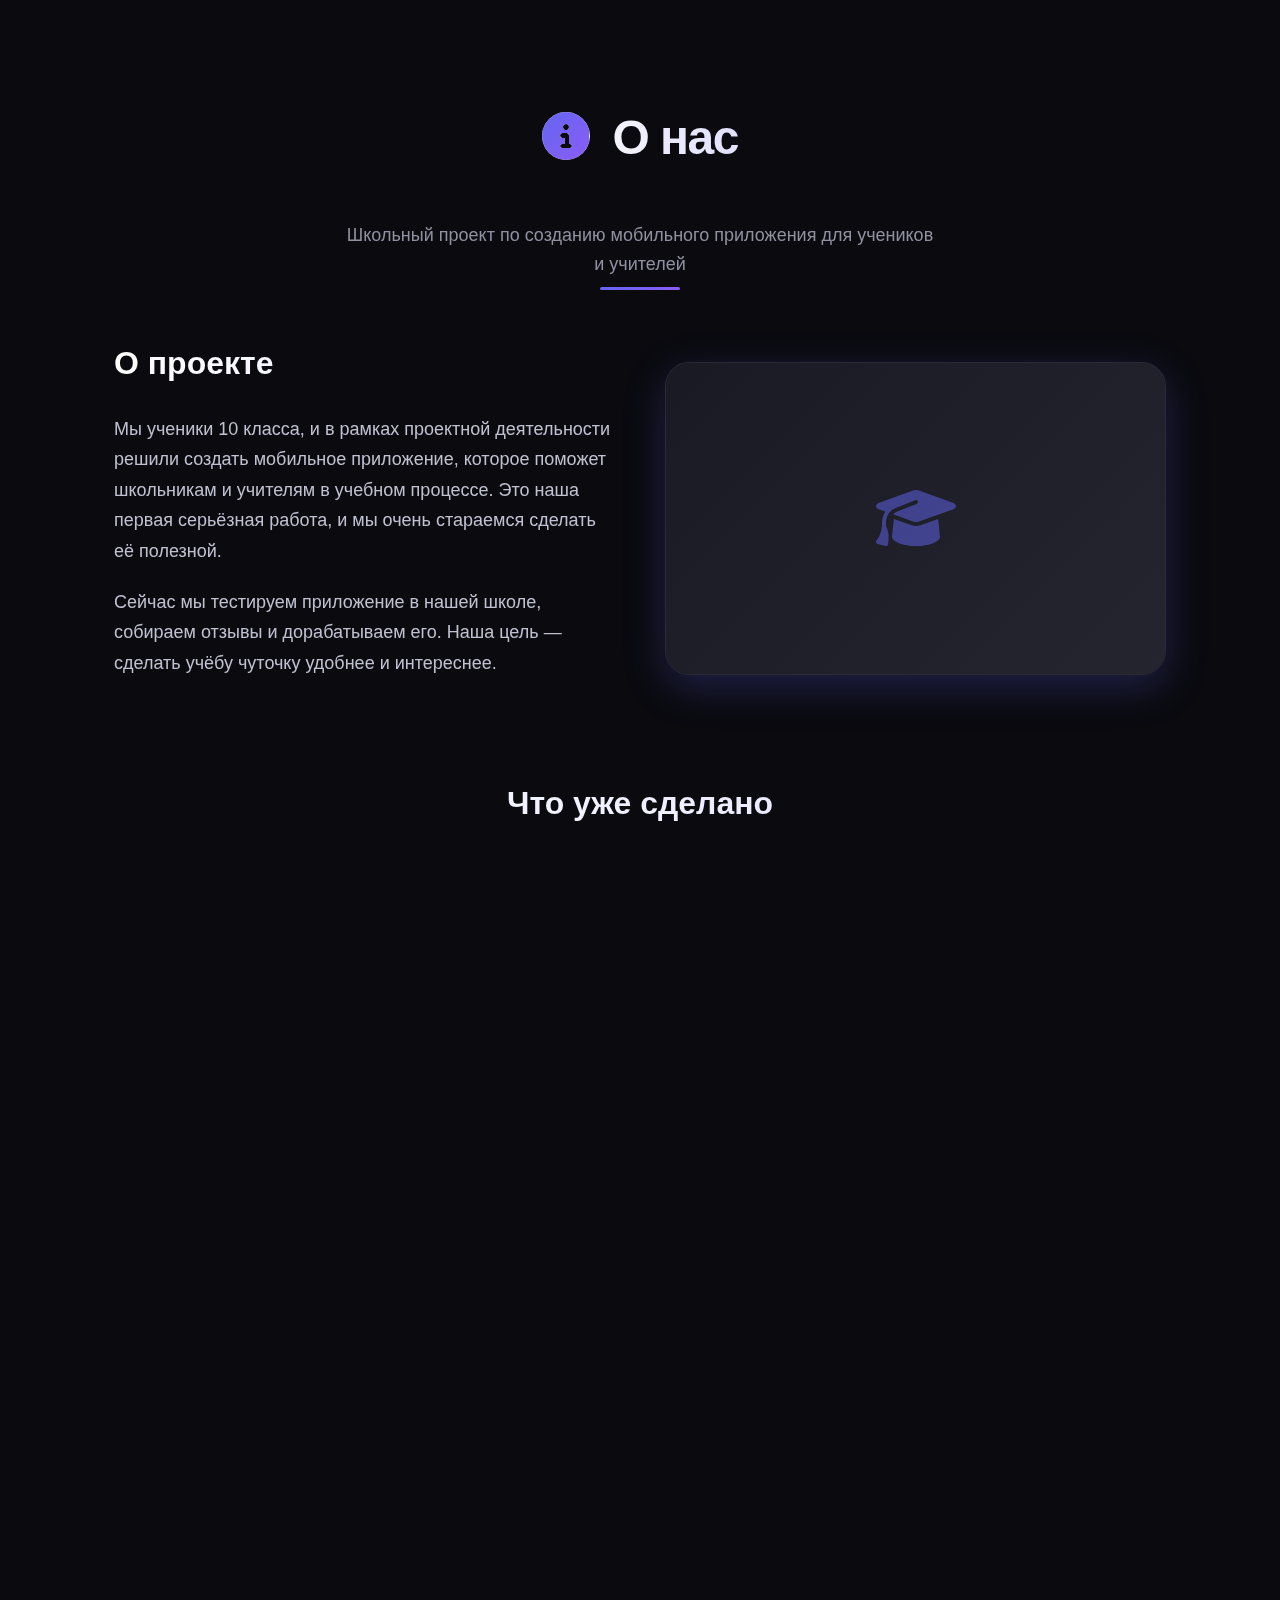
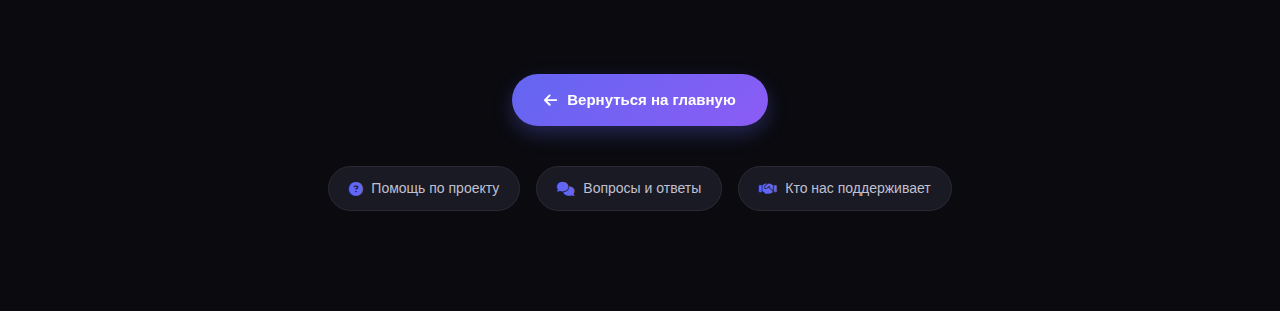
<file: about.html>
<!DOCTYPE html>
<html lang="ru">
<head>
    <meta charset="UTF-8">
    <meta name="viewport" content="width=device-width, initial-scale=1.0">
    <title>О нас | Class Compass</title>
    <link rel="stylesheet" href="https://cdnjs.cloudflare.com/ajax/libs/font-awesome/6.4.0/css/all.min.css">
    <link href="https://unpkg.com/aos@2.3.1/dist/aos.css" rel="stylesheet">
    <style>
        /* Root Variables - Dark Theme (Same as main) */
        :root {
            --bg-primary: #0A0A0F;
            --bg-secondary: #12121A;
            --bg-card: #1A1A24;
            --bg-hover: #252530;
            --text-primary: #FFFFFF;
            --text-secondary: #C0C0D0;
            --text-muted: #9090A0;
            --accent-primary: #6366F1;
            --accent-hover: #8183FF;
            --accent-glow: rgba(99, 102, 241, 0.3);
            --border-color: #2A2A35;
            --gradient-start: #6366F1;
            --gradient-end: #8B5CF6;
            --shadow-sm: 0 4px 20px rgba(0, 0, 0, 0.3);
            --shadow-md: 0 8px 30px rgba(99, 102, 241, 0.15);
            --shadow-lg: 0 12px 40px rgba(99, 102, 241, 0.25);
            --font-sans: -apple-system, BlinkMacSystemFont, 'Segoe UI', 'Inter', 'Roboto', sans-serif;
            --transition: all 0.3s cubic-bezier(0.4, 0, 0.2, 1);
        }

        * {
            margin: 0;
            padding: 0;
            box-sizing: border-box;
        }

        body {
            font-family: var(--font-sans);
            background-color: var(--bg-primary);
            color: var(--text-primary);
            line-height: 1.6;
            overflow-x: hidden;
            min-height: 100vh;
            display: flex;
            flex-direction: column;
        }

        .container {
            max-width: 1100px;
            margin: 0 auto;
            padding: 100px 24px;
            flex: 1;
        }

        /* Header */
        .page-header {
            text-align: center;
            margin-bottom: 60px;
            position: relative;
        }

        .page-header h1 {
            font-size: 48px;
            font-weight: 700;
            margin-bottom: 20px;
            letter-spacing: -1.5px;
            background: linear-gradient(to right, #FFFFFF, #E0E0FF);
            -webkit-background-clip: text;
            -webkit-text-fill-color: transparent;
            display: inline-block;
        }

        .page-header h1 i {
            background: linear-gradient(135deg, var(--gradient-start), var(--gradient-end));
            -webkit-background-clip: text;
            -webkit-text-fill-color: transparent;
            margin-right: 12px;
        }

        .page-header h1::after {
            content: '';
            position: absolute;
            bottom: -12px;
            left: 50%;
            transform: translateX(-50%);
            width: 80px;
            height: 3px;
            background: linear-gradient(135deg, var(--gradient-start), var(--gradient-end));
            border-radius: 2px;
        }

        .page-header p {
            color: var(--text-muted);
            font-size: 18px;
            max-width: 600px;
            margin: 24px auto 0;
        }

        /* About Section */
        .about-section {
            display: grid;
            grid-template-columns: 1fr 1fr;
            gap: 50px;
            margin-bottom: 80px;
            align-items: center;
        }

        .about-text h2 {
            font-size: 32px;
            font-weight: 700;
            margin-bottom: 24px;
            background: linear-gradient(to right, #FFFFFF, #E0E0FF);
            -webkit-background-clip: text;
            -webkit-text-fill-color: transparent;
        }

        .about-text p {
            color: var(--text-secondary);
            font-size: 18px;
            line-height: 1.7;
            margin-bottom: 20px;
        }

        .about-image {
            background: var(--bg-card);
            border-radius: 24px;
            overflow: hidden;
            border: 1px solid var(--border-color);
            box-shadow: var(--shadow-lg);
            transition: var(--transition);
            aspect-ratio: 16/10;
            position: relative;
        }

        .about-image:hover {
            transform: translateY(-5px);
            border-color: var(--accent-primary);
            box-shadow: var(--shadow-lg), 0 20px 40px var(--accent-glow);
        }

        .about-image img {
            width: 100%;
            height: 100%;
            object-fit: cover;
            display: block;
            transition: var(--transition);
        }

        .about-image:hover img {
            transform: scale(1.05);
        }

        .about-image-placeholder {
            width: 100%;
            height: 100%;
            display: flex;
            align-items: center;
            justify-content: center;
            background: linear-gradient(135deg, var(--bg-card), var(--bg-hover));
        }

        .about-image-placeholder i {
            font-size: 64px;
            color: var(--accent-primary);
            opacity: 0.5;
        }

        /* Stats Grid */
        .stats-section {
            margin-bottom: 80px;
        }

        .stats-section h2 {
            text-align: center;
            font-size: 32px;
            font-weight: 700;
            margin-bottom: 40px;
            background: linear-gradient(to right, #FFFFFF, #E0E0FF);
            -webkit-background-clip: text;
            -webkit-text-fill-color: transparent;
        }

        .stats-grid {
            display: grid;
            grid-template-columns: repeat(auto-fit, minmax(200px, 1fr));
            gap: 30px;
        }

        .stat-item {
            background: var(--bg-card);
            border-radius: 24px;
            padding: 32px 24px;
            text-align: center;
            border: 1px solid var(--border-color);
            transition: var(--transition);
            position: relative;
            overflow: hidden;
        }

        .stat-item:hover {
            border-color: var(--accent-primary);
            transform: translateY(-5px);
            box-shadow: var(--shadow-md);
            background: var(--bg-hover);
        }

        .stat-item::before {
            content: '';
            position: absolute;
            top: 0;
            left: 0;
            width: 100%;
            height: 3px;
            background: linear-gradient(135deg, var(--gradient-start), var(--gradient-end));
            transform: scaleX(0);
            transition: var(--transition);
        }

        .stat-item:hover::before {
            transform: scaleX(1);
        }

        .stat-number {
            font-size: 48px;
            font-weight: 800;
            color: var(--accent-primary);
            margin-bottom: 8px;
            font-family: 'Inter', monospace;
            letter-spacing: -1px;
        }

        .stat-label {
            color: var(--text-muted);
            font-size: 15px;
            font-weight: 500;
            text-transform: uppercase;
            letter-spacing: 1px;
        }

        /* Team Section */
        .team-section {
            margin-bottom: 60px;
        }

        .team-section h2 {
            text-align: center;
            font-size: 32px;
            font-weight: 700;
            margin-bottom: 20px;
            background: linear-gradient(to right, #FFFFFF, #E0E0FF);
            -webkit-background-clip: text;
            -webkit-text-fill-color: transparent;
        }

        .team-subtitle {
            text-align: center;
            color: var(--text-muted);
            font-size: 18px;
            max-width: 600px;
            margin: 0 auto 40px;
        }

        .team-grid {
            display: grid;
            grid-template-columns: repeat(auto-fit, minmax(250px, 1fr));
            gap: 30px;
        }

        .team-member {
            background: var(--bg-card);
            border-radius: 24px;
            padding: 32px 24px;
            text-align: center;
            border: 1px solid var(--border-color);
            transition: var(--transition);
        }

        .team-member:hover {
            border-color: var(--accent-primary);
            background: var(--bg-hover);
            transform: translateY(-5px);
            box-shadow: var(--shadow-md);
        }

        .member-avatar {
            width: 120px;
            height: 120px;
            border-radius: 50%;
            background: linear-gradient(135deg, rgba(99, 102, 241, 0.2), rgba(139, 92, 246, 0.2));
            border: 3px solid var(--accent-primary);
            display: flex;
            align-items: center;
            justify-content: center;
            margin: 0 auto 24px;
            transition: var(--transition);
        }

        .team-member:hover .member-avatar {
            transform: scale(1.1);
            border-color: var(--accent-hover);
            background: linear-gradient(135deg, rgba(99, 102, 241, 0.3), rgba(139, 92, 246, 0.3));
        }

        .member-avatar i {
            font-size: 48px;
            color: var(--accent-primary);
            transition: var(--transition);
        }

        .team-member:hover .member-avatar i {
            color: white;
        }

        .team-member h3 {
            font-size: 20px;
            font-weight: 600;
            margin-bottom: 5px;
            color: var(--text-primary);
        }

        .member-position {
            color: var(--accent-primary);
            font-weight: 600;
            font-size: 14px;
            margin-bottom: 12px;
        }

        .member-bio {
            color: var(--text-muted);
            font-size: 14px;
            line-height: 1.6;
        }

        /* Back Button */
        .btn {
            display: inline-flex;
            align-items: center;
            gap: 10px;
            padding: 14px 32px;
            border-radius: 100px;
            font-weight: 600;
            font-size: 15px;
            text-decoration: none;
            transition: var(--transition);
            border: none;
            cursor: pointer;
            position: relative;
            overflow: hidden;
            background: linear-gradient(135deg, var(--gradient-start), var(--gradient-end));
            color: white;
            box-shadow: 0 8px 20px var(--accent-glow);
        }

        .btn::before {
            content: '';
            position: absolute;
            top: 50%;
            left: 50%;
            width: 0;
            height: 0;
            border-radius: 50%;
            background: rgba(255, 255, 255, 0.2);
            transform: translate(-50%, -50%);
            transition: width 0.6s, height 0.6s;
        }

        .btn:hover {
            transform: translateY(-2px);
            box-shadow: 0 12px 30px var(--accent-glow);
        }

        .btn:hover::before {
            width: 300px;
            height: 300px;
        }

        .btn i {
            transition: transform 0.3s ease;
        }

        .btn:hover i {
            transform: translateX(-5px);
        }

        .text-center {
            text-align: center;
        }

        /* Quick Navigation */
        .quick-nav {
            display: flex;
            justify-content: center;
            gap: 16px;
            margin-top: 40px;
            flex-wrap: wrap;
        }

        .quick-link {
            display: inline-flex;
            align-items: center;
            gap: 8px;
            padding: 10px 20px;
            background: var(--bg-card);
            border: 1px solid var(--border-color);
            border-radius: 100px;
            color: var(--text-secondary);
            text-decoration: none;
            font-size: 14px;
            font-weight: 500;
            transition: var(--transition);
        }

        .quick-link:hover {
            border-color: var(--accent-primary);
            background: var(--bg-hover);
            color: var(--text-primary);
            transform: translateY(-2px);
        }

        .quick-link i {
            color: var(--accent-primary);
        }

        /* Responsive */
        @media (max-width: 968px) {
            .container {
                padding: 80px 20px;
            }
            
            .page-header h1 {
                font-size: 40px;
            }
            
            .about-section {
                grid-template-columns: 1fr;
                gap: 30px;
            }
            
            .about-text {
                order: 1;
            }
            
            .about-image {
                order: 0;
            }
        }

        @media (max-width: 568px) {
            .page-header h1 {
                font-size: 32px;
            }
            
            .page-header p {
                font-size: 16px;
            }
            
            .about-text h2 {
                font-size: 28px;
            }
            
            .about-text p {
                font-size: 16px;
            }
            
            .stats-grid {
                grid-template-columns: 1fr;
            }
            
            .team-grid {
                grid-template-columns: 1fr;
            }
        }

        /* Scrollbar */
        ::-webkit-scrollbar {
            width: 10px;
        }

        ::-webkit-scrollbar-track {
            background: var(--bg-primary);
        }

        ::-webkit-scrollbar-thumb {
            background: var(--border-color);
            border-radius: 5px;
        }

        ::-webkit-scrollbar-thumb:hover {
            background: var(--accent-primary);
        }

        /* Selection */
        ::selection {
            background: var(--accent-primary);
            color: white;
        }
    </style>
</head>
<body>
    <div class="container">
        <header class="page-header" data-aos="fade-up">
            <h1><i class="fas fa-info-circle"></i> О нас</h1>
            <p>Школьный проект по созданию мобильного приложения для учеников и учителей</p>
        </header>
        
        <section class="about-section" data-aos="fade-up">
            <div class="about-text">
                <h2>О проекте</h2>
                <p>Мы ученики 10 класса, и в рамках проектной деятельности решили создать мобильное приложение, которое поможет школьникам и учителям в учебном процессе. Это наша первая серьёзная работа, и мы очень стараемся сделать её полезной.</p>
                <p>Сейчас мы тестируем приложение в нашей школе, собираем отзывы и дорабатываем его. Наша цель — сделать учёбу чуточку удобнее и интереснее.</p>
            </div>
            <div class="about-image" data-aos="fade-left">
                <div class="about-image-placeholder">
                    <i class="fas fa-graduation-cap"></i>
                </div>
            </div>
        </section>
        
        <section class="stats-section" data-aos="fade-up">
            <h2>Что уже сделано</h2>
            <div class="stats-grid">
                <div class="stat-item" data-aos="fade-up" data-aos-delay="100">
                    <div class="stat-number">1</div>
                    <div class="stat-label">Школа участвует в тестировании</div>
                </div>
                <div class="stat-item" data-aos="fade-up" data-aos-delay="200">
                    <div class="stat-number">≈30</div>
                    <div class="stat-label">Одноклассников пробуют приложение</div>
                </div>
                <div class="stat-item" data-aos="fade-up" data-aos-delay="300">
                    <div class="stat-number">2</div>
                    <div class="stat-label">Учителя поддерживают проект</div>
                </div>
                <div class="stat-item" data-aos="fade-up" data-aos-delay="400">
                    <div class="stat-number">2025</div>
                    <div class="stat-label">Старт проекта</div>
                </div>
            </div>
        </section>
        
        <section class="team-section" data-aos="fade-up">
            <h2>Над проектом работают</h2>
            
            <div class="team-grid">
                <div class="team-member" data-aos="fade-up" data-aos-delay="100">
                    <div class="member-avatar">
                        <i class="fas fa-user-cog"></i>
                    </div>
                    <h3>Максим Сёмкин</h3>
                    <div class="member-position">Ученик 10В, разработчик</div>
                    <p class="member-bio">Придумал идею приложения и занимается программированием. Мечтает, чтобы проект пригодился не только нашему классу.</p>
                </div>
                
                <div class="team-member" data-aos="fade-up" data-aos-delay="200">
                    <div class="member-avatar">
                        <i class="fas fa-user-tie"></i>
                    </div>
                    <h3>Егор Лугин</h3>
                    <div class="member-position">Ученик 10В, дизайн и контент</div>
                    <p class="member-bio">Отвечает за то, как выглядит приложение, и придумывает учебные материалы. Хочет добавить элементы геймификации, чтобы было веселее учиться.</p>
                </div>
                
                <div class="team-member" data-aos="fade-up" data-aos-delay="300">
                    <div class="member-avatar">
                        <i class="fas fa-user-graduate"></i>
                    </div>
                    <h3>Виктор Сергеевич</h3>
                    <div class="member-position">Научный руководитель</div>
                    <p class="member-bio">Научный руководитель проекта, помогает нам советами, направляет и подсказывает, как сделать проект лучше и интереснее.</p>
                </div>
            </div>
        </section>
        
        <div class="text-center">
            <a href="../index.html" class="btn">
                <i class="fas fa-arrow-left"></i> Вернуться на главную
            </a>
        </div>
        
        <div class="quick-nav">
            <a href="help.html" class="quick-link">
                <i class="fas fa-question-circle"></i> Помощь по проекту
            </a>
            <a href="faq.html" class="quick-link">
                <i class="fas fa-comments"></i> Вопросы и ответы
            </a>
            <a href="partners.html" class="quick-link">
                <i class="fas fa-handshake"></i> Кто нас поддерживает
            </a>
        </div>
    </div>

    <script src="https://unpkg.com/aos@2.3.1/dist/aos.js"></script>
    <script>
        AOS.init({
            duration: 800,
            once: true,
            easing: 'ease-in-out'
        });
    </script>
</body>
</html>
</file>
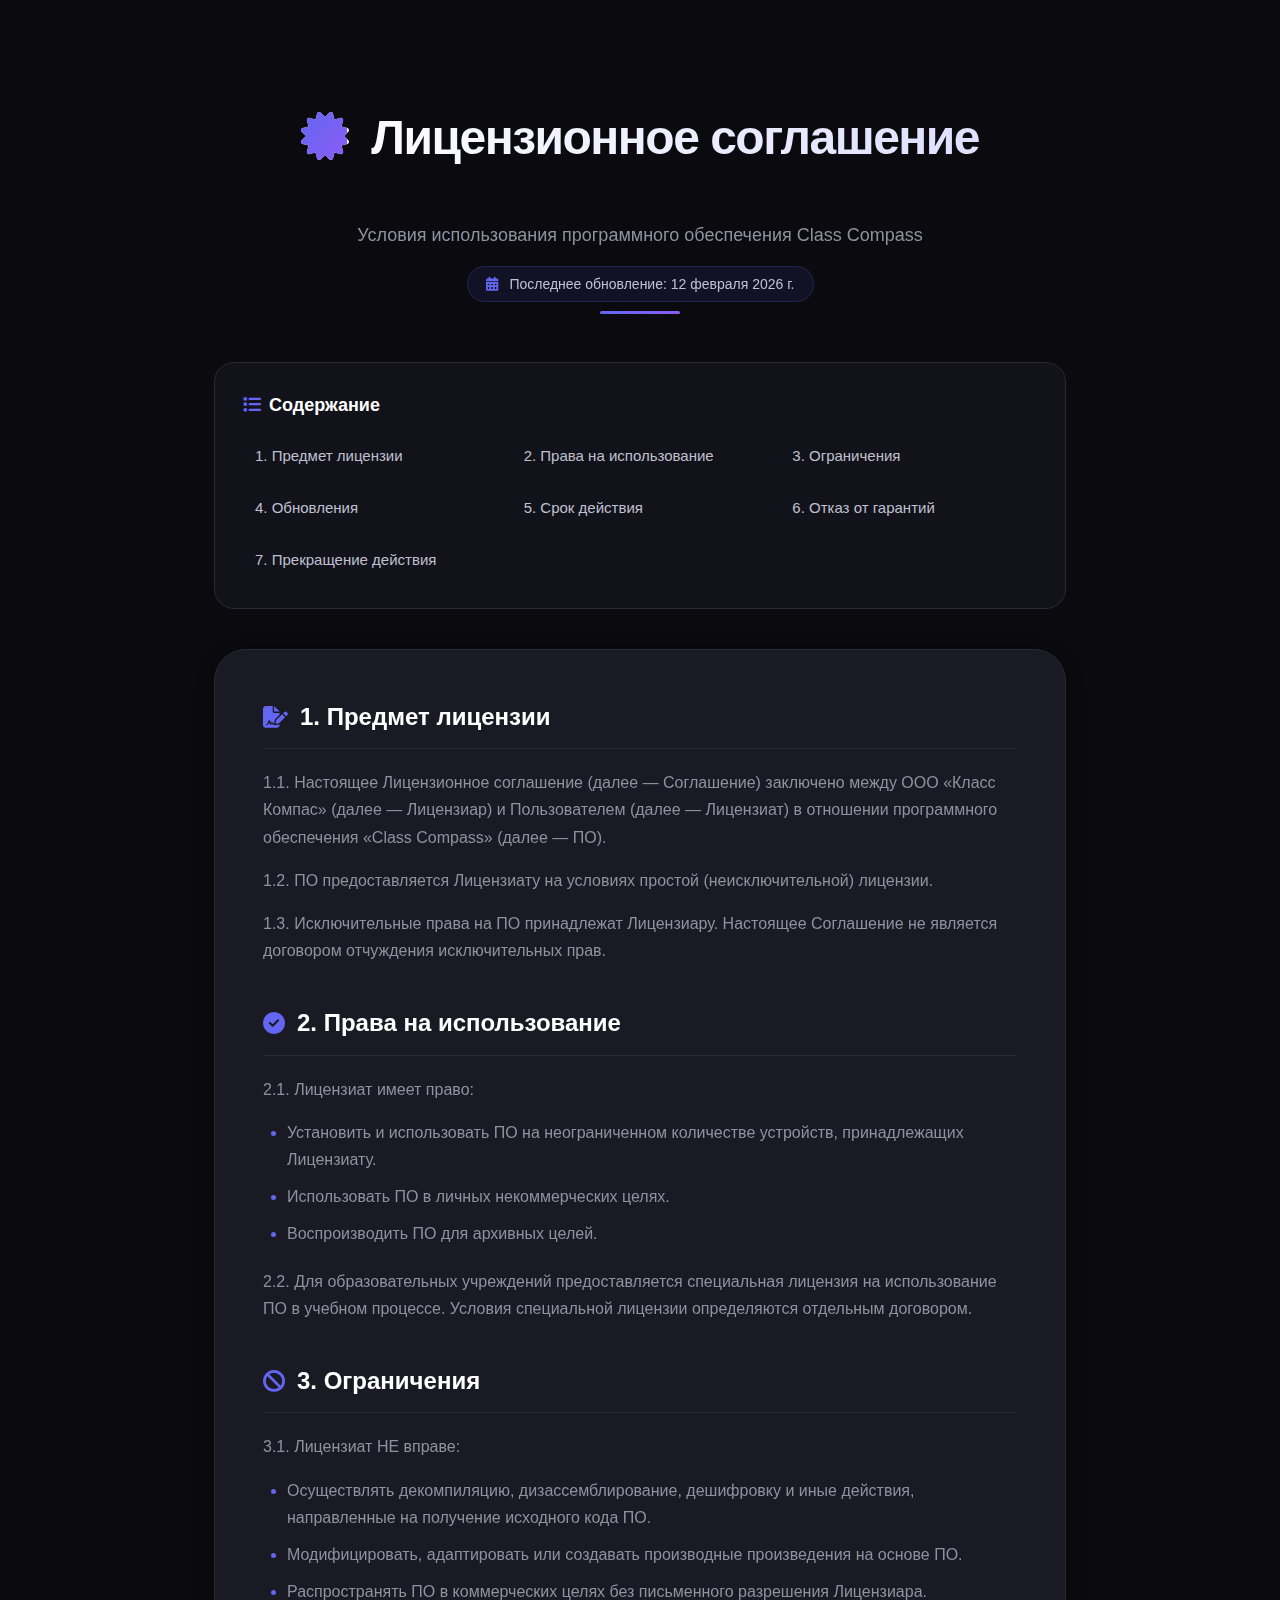
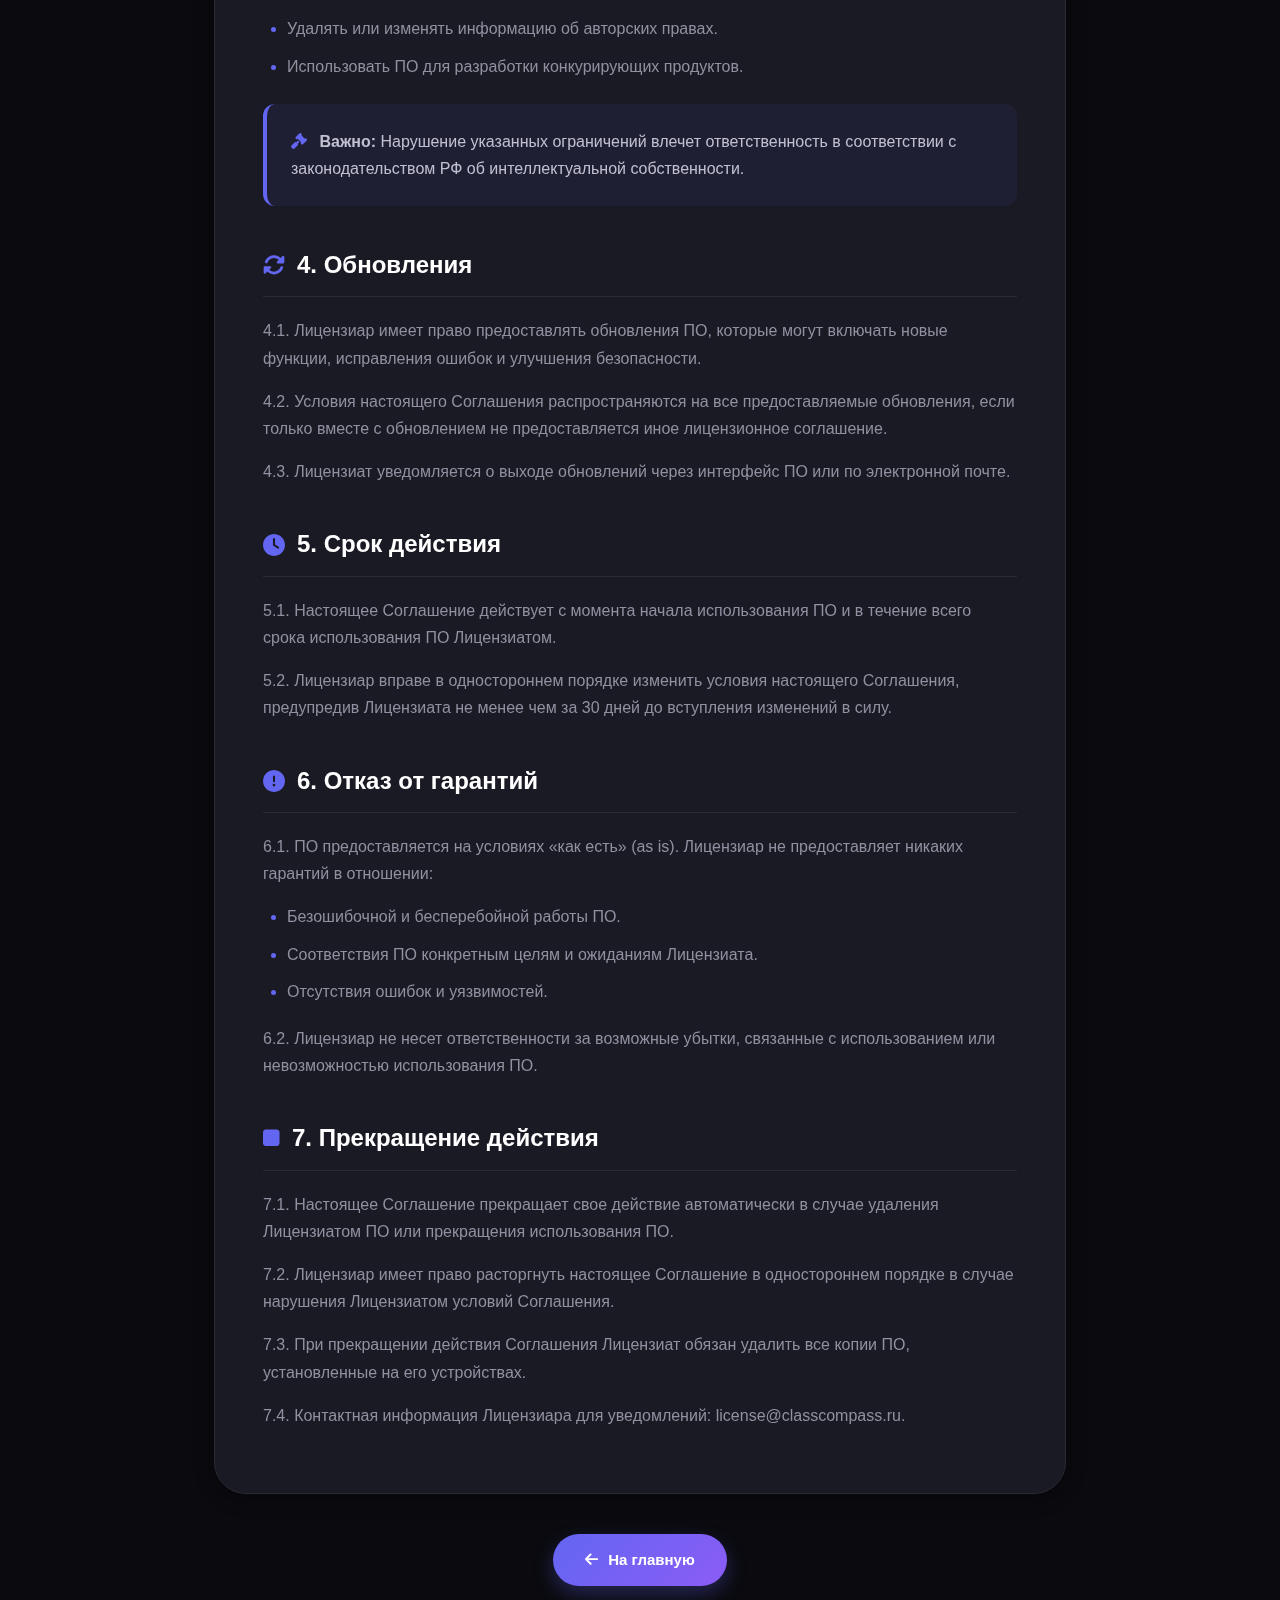
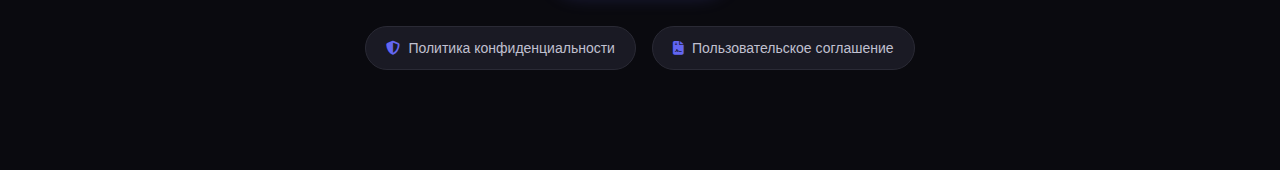
<file: license.html>
<!DOCTYPE html>
<html lang="ru">
<head>
    <meta charset="UTF-8">
    <meta name="viewport" content="width=device-width, initial-scale=1.0">
    <title>Лицензионное соглашение | Class Compass</title>
    <link rel="stylesheet" href="https://cdnjs.cloudflare.com/ajax/libs/font-awesome/6.4.0/css/all.min.css">
    <link href="https://unpkg.com/aos@2.3.1/dist/aos.css" rel="stylesheet">
    <style>
        /* Root Variables - Dark Theme */
        :root {
            --bg-primary: #0A0A0F;
            --bg-secondary: #12121A;
            --bg-card: #1A1A24;
            --bg-hover: #252530;
            --text-primary: #FFFFFF;
            --text-secondary: #C0C0D0;
            --text-muted: #9090A0;
            --accent-primary: #6366F1;
            --accent-hover: #8183FF;
            --accent-glow: rgba(99, 102, 241, 0.3);
            --border-color: #2A2A35;
            --gradient-start: #6366F1;
            --gradient-end: #8B5CF6;
            --shadow-sm: 0 4px 20px rgba(0, 0, 0, 0.3);
            --shadow-md: 0 8px 30px rgba(99, 102, 241, 0.15);
            --shadow-lg: 0 12px 40px rgba(99, 102, 241, 0.25);
            --font-sans: -apple-system, BlinkMacSystemFont, 'Segoe UI', 'Inter', 'Roboto', sans-serif;
            --transition: all 0.3s cubic-bezier(0.4, 0, 0.2, 1);
        }

        * {
            margin: 0;
            padding: 0;
            box-sizing: border-box;
        }

        body {
            font-family: var(--font-sans);
            background-color: var(--bg-primary);
            color: var(--text-primary);
            line-height: 1.6;
            overflow-x: hidden;
            min-height: 100vh;
            display: flex;
            flex-direction: column;
        }

        .container {
            max-width: 900px;
            margin: 0 auto;
            padding: 100px 24px;
            flex: 1;
        }

        /* Header */
        .page-header {
            text-align: center;
            margin-bottom: 60px;
            position: relative;
        }

        .page-header h1 {
            font-size: 48px;
            font-weight: 700;
            margin-bottom: 20px;
            letter-spacing: -1.5px;
            background: linear-gradient(to right, #FFFFFF, #E0E0FF);
            -webkit-background-clip: text;
            -webkit-text-fill-color: transparent;
            display: inline-block;
        }

        .page-header h1 i {
            background: linear-gradient(135deg, var(--gradient-start), var(--gradient-end));
            -webkit-background-clip: text;
            -webkit-text-fill-color: transparent;
            margin-right: 12px;
        }

        .page-header h1::after {
            content: '';
            position: absolute;
            bottom: -12px;
            left: 50%;
            transform: translateX(-50%);
            width: 80px;
            height: 3px;
            background: linear-gradient(135deg, var(--gradient-start), var(--gradient-end));
            border-radius: 2px;
        }

        .page-header p {
            color: var(--text-muted);
            font-size: 18px;
            max-width: 600px;
            margin: 24px auto 0;
        }

        .last-updated {
            display: inline-block;
            margin-top: 16px;
            padding: 6px 18px;
            background: rgba(99, 102, 241, 0.1);
            border-radius: 100px;
            color: var(--text-secondary);
            font-size: 14px;
            border: 1px solid rgba(99, 102, 241, 0.2);
        }

        .last-updated i {
            color: var(--accent-primary);
            margin-right: 8px;
        }

        /* Document Content */
        .document-content {
            background: var(--bg-card);
            border-radius: 32px;
            padding: 48px;
            border: 1px solid var(--border-color);
            margin-bottom: 40px;
            box-shadow: var(--shadow-sm);
        }

        .document-section {
            margin-bottom: 40px;
        }

        .document-section:last-child {
            margin-bottom: 0;
        }

        .document-section h2 {
            font-size: 24px;
            font-weight: 600;
            margin-bottom: 20px;
            color: var(--text-primary);
            display: flex;
            align-items: center;
            gap: 12px;
            padding-bottom: 12px;
            border-bottom: 1px solid var(--border-color);
        }

        .document-section h2 i {
            color: var(--accent-primary);
            font-size: 22px;
        }

        .document-section h3 {
            font-size: 20px;
            font-weight: 600;
            margin: 24px 0 16px;
            color: var(--text-secondary);
        }

        .document-section p {
            color: var(--text-muted);
            font-size: 16px;
            line-height: 1.7;
            margin-bottom: 16px;
        }

        .document-section ul, 
        .document-section ol {
            color: var(--text-muted);
            padding-left: 24px;
            margin-bottom: 20px;
        }

        .document-section li {
            margin-bottom: 10px;
            line-height: 1.7;
        }

        .document-section li::marker {
            color: var(--accent-primary);
        }

        .highlight-box {
            background: rgba(99, 102, 241, 0.08);
            border-left: 4px solid var(--accent-primary);
            padding: 24px;
            border-radius: 12px;
            margin: 24px 0;
        }

        .highlight-box p {
            margin-bottom: 0;
            color: var(--text-secondary);
        }

        .highlight-box i {
            color: var(--accent-primary);
            margin-right: 8px;
        }

        /* Table of Contents */
        .toc {
            background: var(--bg-secondary);
            border-radius: 20px;
            padding: 28px;
            margin-bottom: 40px;
            border: 1px solid var(--border-color);
        }

        .toc h3 {
            font-size: 18px;
            font-weight: 600;
            margin-bottom: 16px;
            color: var(--text-primary);
            display: flex;
            align-items: center;
            gap: 8px;
        }

        .toc h3 i {
            color: var(--accent-primary);
        }

        .toc-grid {
            display: grid;
            grid-template-columns: repeat(auto-fit, minmax(200px, 1fr));
            gap: 12px;
        }

        .toc-link {
            color: var(--text-secondary);
            text-decoration: none;
            font-size: 15px;
            padding: 8px 12px;
            border-radius: 8px;
            transition: var(--transition);
            display: flex;
            align-items: center;
            gap: 8px;
        }

        .toc-link:hover {
            background: var(--bg-hover);
            color: var(--accent-primary);
        }

        .toc-link i {
            font-size: 12px;
            color: var(--accent-primary);
            opacity: 0;
            transition: var(--transition);
        }

        .toc-link:hover i {
            opacity: 1;
            transform: translateX(3px);
        }

        /* Back Button */
        .btn {
            display: inline-flex;
            align-items: center;
            gap: 10px;
            padding: 14px 32px;
            border-radius: 100px;
            font-weight: 600;
            font-size: 15px;
            text-decoration: none;
            transition: var(--transition);
            border: none;
            cursor: pointer;
            position: relative;
            overflow: hidden;
            background: linear-gradient(135deg, var(--gradient-start), var(--gradient-end));
            color: white;
            box-shadow: 0 8px 20px var(--accent-glow);
        }

        .btn::before {
            content: '';
            position: absolute;
            top: 50%;
            left: 50%;
            width: 0;
            height: 0;
            border-radius: 50%;
            background: rgba(255, 255, 255, 0.2);
            transform: translate(-50%, -50%);
            transition: width 0.6s, height 0.6s;
        }

        .btn:hover {
            transform: translateY(-2px);
            box-shadow: 0 12px 30px var(--accent-glow);
        }

        .btn:hover::before {
            width: 300px;
            height: 300px;
        }

        .btn i {
            transition: transform 0.3s ease;
        }

        .btn:hover i {
            transform: translateX(-5px);
        }

        .text-center {
            text-align: center;
        }

        /* Quick Navigation */
        .quick-nav {
            display: flex;
            justify-content: center;
            gap: 16px;
            margin-top: 40px;
            flex-wrap: wrap;
        }

        .quick-link {
            display: inline-flex;
            align-items: center;
            gap: 8px;
            padding: 10px 20px;
            background: var(--bg-card);
            border: 1px solid var(--border-color);
            border-radius: 100px;
            color: var(--text-secondary);
            text-decoration: none;
            font-size: 14px;
            font-weight: 500;
            transition: var(--transition);
        }

        .quick-link:hover {
            border-color: var(--accent-primary);
            background: var(--bg-hover);
            color: var(--text-primary);
            transform: translateY(-2px);
        }

        .quick-link i {
            color: var(--accent-primary);
        }

        /* Responsive */
        @media (max-width: 768px) {
            .container {
                padding: 80px 20px;
            }
            
            .page-header h1 {
                font-size: 36px;
            }
            
            .document-content {
                padding: 32px 24px;
            }
            
            .document-section h2 {
                font-size: 22px;
            }
        }

        @media (max-width: 568px) {
            .page-header h1 {
                font-size: 28px;
            }
            
            .page-header p {
                font-size: 16px;
            }
            
            .document-content {
                padding: 24px 20px;
            }
            
            .toc-grid {
                grid-template-columns: 1fr;
            }
        }

        /* Scrollbar */
        ::-webkit-scrollbar {
            width: 10px;
        }

        ::-webkit-scrollbar-track {
            background: var(--bg-primary);
        }

        ::-webkit-scrollbar-thumb {
            background: var(--border-color);
            border-radius: 5px;
        }

        ::-webkit-scrollbar-thumb:hover {
            background: var(--accent-primary);
        }

        /* Selection */
        ::selection {
            background: var(--accent-primary);
            color: white;
        }
    </style>
</head>
<body>
    <div class="container">
        <header class="page-header" data-aos="fade-up">
            <h1><i class="fas fa-certificate"></i> Лицензионное соглашение</h1>
            <p>Условия использования программного обеспечения Class Compass</p>
            <div class="last-updated">
                <i class="fas fa-calendar-alt"></i> Последнее обновление: 12 февраля 2026 г.
            </div>
        </header>

        <div class="toc" data-aos="fade-up">
            <h3><i class="fas fa-list"></i> Содержание</h3>
            <div class="toc-grid">
                <a href="#section1" class="toc-link">
                    <span>1. Предмет лицензии</span>
                    <i class="fas fa-arrow-right"></i>
                </a>
                <a href="#section2" class="toc-link">
                    <span>2. Права на использование</span>
                    <i class="fas fa-arrow-right"></i>
                </a>
                <a href="#section3" class="toc-link">
                    <span>3. Ограничения</span>
                    <i class="fas fa-arrow-right"></i>
                </a>
                <a href="#section4" class="toc-link">
                    <span>4. Обновления</span>
                    <i class="fas fa-arrow-right"></i>
                </a>
                <a href="#section5" class="toc-link">
                    <span>5. Срок действия</span>
                    <i class="fas fa-arrow-right"></i>
                </a>
                <a href="#section6" class="toc-link">
                    <span>6. Отказ от гарантий</span>
                    <i class="fas fa-arrow-right"></i>
                </a>
                <a href="#section7" class="toc-link">
                    <span>7. Прекращение действия</span>
                    <i class="fas fa-arrow-right"></i>
                </a>
            </div>
        </div>
        
        <div class="document-content" data-aos="fade-up">
            <section id="section1" class="document-section">
                <h2><i class="fas fa-file-signature"></i> 1. Предмет лицензии</h2>
                <p>1.1. Настоящее Лицензионное соглашение (далее — Соглашение) заключено между ООО «Класс Компас» (далее — Лицензиар) и Пользователем (далее — Лицензиат) в отношении программного обеспечения «Class Compass» (далее — ПО).</p>
                <p>1.2. ПО предоставляется Лицензиату на условиях простой (неисключительной) лицензии.</p>
                <p>1.3. Исключительные права на ПО принадлежат Лицензиару. Настоящее Соглашение не является договором отчуждения исключительных прав.</p>
            </section>

            <section id="section2" class="document-section">
                <h2><i class="fas fa-check-circle"></i> 2. Права на использование</h2>
                <p>2.1. Лицензиат имеет право:</p>
                <ul>
                    <li>Установить и использовать ПО на неограниченном количестве устройств, принадлежащих Лицензиату.</li>
                    <li>Использовать ПО в личных некоммерческих целях.</li>
                    <li>Воспроизводить ПО для архивных целей.</li>
                </ul>
                <p>2.2. Для образовательных учреждений предоставляется специальная лицензия на использование ПО в учебном процессе. Условия специальной лицензии определяются отдельным договором.</p>
            </section>

            <section id="section3" class="document-section">
                <h2><i class="fas fa-ban"></i> 3. Ограничения</h2>
                <p>3.1. Лицензиат НЕ вправе:</p>
                <ul>
                    <li>Осуществлять декомпиляцию, дизассемблирование, дешифровку и иные действия, направленные на получение исходного кода ПО.</li>
                    <li>Модифицировать, адаптировать или создавать производные произведения на основе ПО.</li>
                    <li>Распространять ПО в коммерческих целях без письменного разрешения Лицензиара.</li>
                    <li>Удалять или изменять информацию об авторских правах.</li>
                    <li>Использовать ПО для разработки конкурирующих продуктов.</li>
                </ul>
                <div class="highlight-box">
                    <p><i class="fas fa-gavel"></i> <strong>Важно:</strong> Нарушение указанных ограничений влечет ответственность в соответствии с законодательством РФ об интеллектуальной собственности.</p>
                </div>
            </section>

            <section id="section4" class="document-section">
                <h2><i class="fas fa-rotate"></i> 4. Обновления</h2>
                <p>4.1. Лицензиар имеет право предоставлять обновления ПО, которые могут включать новые функции, исправления ошибок и улучшения безопасности.</p>
                <p>4.2. Условия настоящего Соглашения распространяются на все предоставляемые обновления, если только вместе с обновлением не предоставляется иное лицензионное соглашение.</p>
                <p>4.3. Лицензиат уведомляется о выходе обновлений через интерфейс ПО или по электронной почте.</p>
            </section>

            <section id="section5" class="document-section">
                <h2><i class="fas fa-clock"></i> 5. Срок действия</h2>
                <p>5.1. Настоящее Соглашение действует с момента начала использования ПО и в течение всего срока использования ПО Лицензиатом.</p>
                <p>5.2. Лицензиар вправе в одностороннем порядке изменить условия настоящего Соглашения, предупредив Лицензиата не менее чем за 30 дней до вступления изменений в силу.</p>
            </section>

            <section id="section6" class="document-section">
                <h2><i class="fas fa-exclamation-circle"></i> 6. Отказ от гарантий</h2>
                <p>6.1. ПО предоставляется на условиях «как есть» (as is). Лицензиар не предоставляет никаких гарантий в отношении:</p>
                <ul>
                    <li>Безошибочной и бесперебойной работы ПО.</li>
                    <li>Соответствия ПО конкретным целям и ожиданиям Лицензиата.</li>
                    <li>Отсутствия ошибок и уязвимостей.</li>
                </ul>
                <p>6.2. Лицензиар не несет ответственности за возможные убытки, связанные с использованием или невозможностью использования ПО.</p>
            </section>

            <section id="section7" class="document-section">
                <h2><i class="fas fa-stop"></i> 7. Прекращение действия</h2>
                <p>7.1. Настоящее Соглашение прекращает свое действие автоматически в случае удаления Лицензиатом ПО или прекращения использования ПО.</p>
                <p>7.2. Лицензиар имеет право расторгнуть настоящее Соглашение в одностороннем порядке в случае нарушения Лицензиатом условий Соглашения.</p>
                <p>7.3. При прекращении действия Соглашения Лицензиат обязан удалить все копии ПО, установленные на его устройствах.</p>
                <p>7.4. Контактная информация Лицензиара для уведомлений: license@classcompass.ru.</p>
            </section>
        </div>
        
        <div class="text-center">
            <a href="../index.html" class="btn">
                <i class="fas fa-arrow-left"></i> На главную
            </a>
        </div>
        
        <div class="quick-nav">
            <a href="privacy.html" class="quick-link">
                <i class="fas fa-shield-alt"></i> Политика конфиденциальности
            </a>
            <a href="terms.html" class="quick-link">
                <i class="fas fa-file-contract"></i> Пользовательское соглашение
            </a>
        </div>
    </div>

    <script src="https://unpkg.com/aos@2.3.1/dist/aos.js"></script>
    <script>
        AOS.init({
            duration: 800,
            once: true,
            easing: 'ease-in-out'
        });

        // Smooth scroll for TOC links
        document.querySelectorAll('.toc-link').forEach(link => {
            link.addEventListener('click', function(e) {
                e.preventDefault();
                const targetId = this.getAttribute('href');
                const targetElement = document.querySelector(targetId);
                if (targetElement) {
                    targetElement.scrollIntoView({
                        behavior: 'smooth',
                        block: 'start'
                    });
                }
            });
        });
    </script>
</body>
</html>
</file>
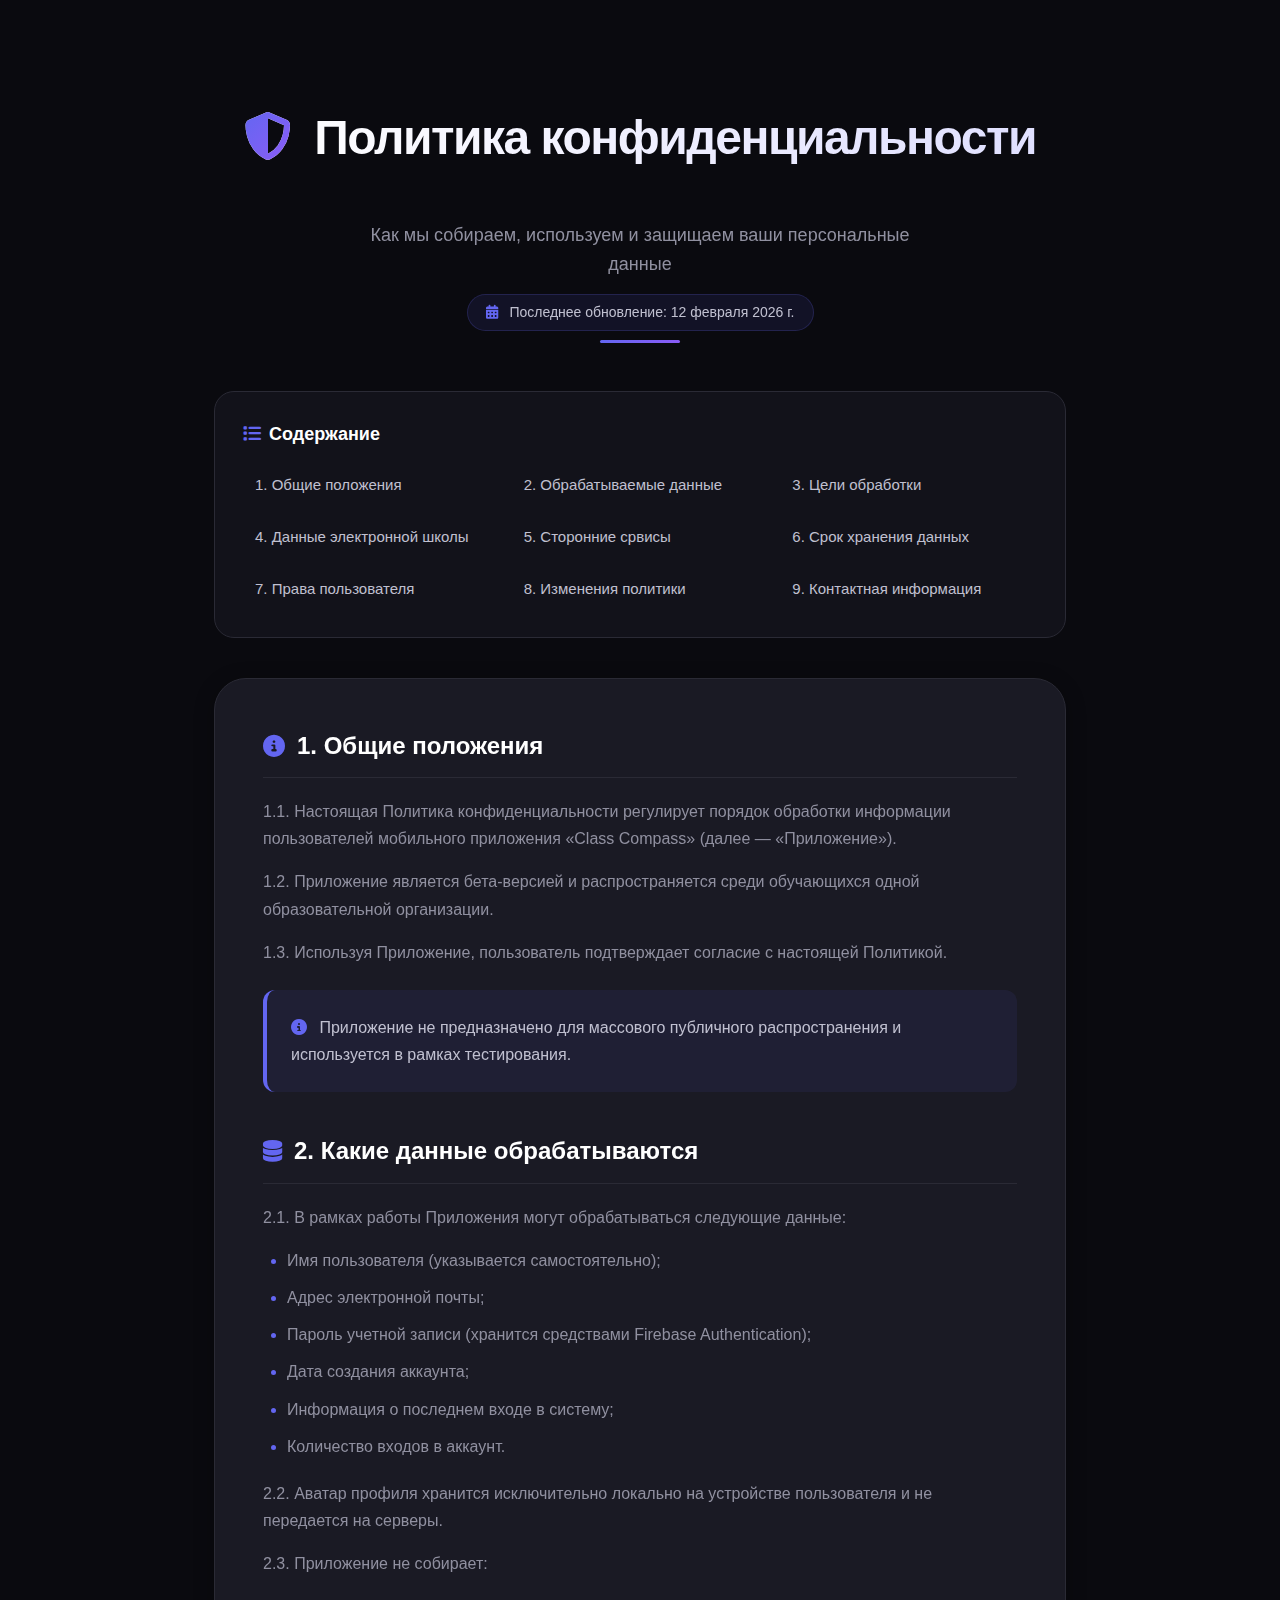
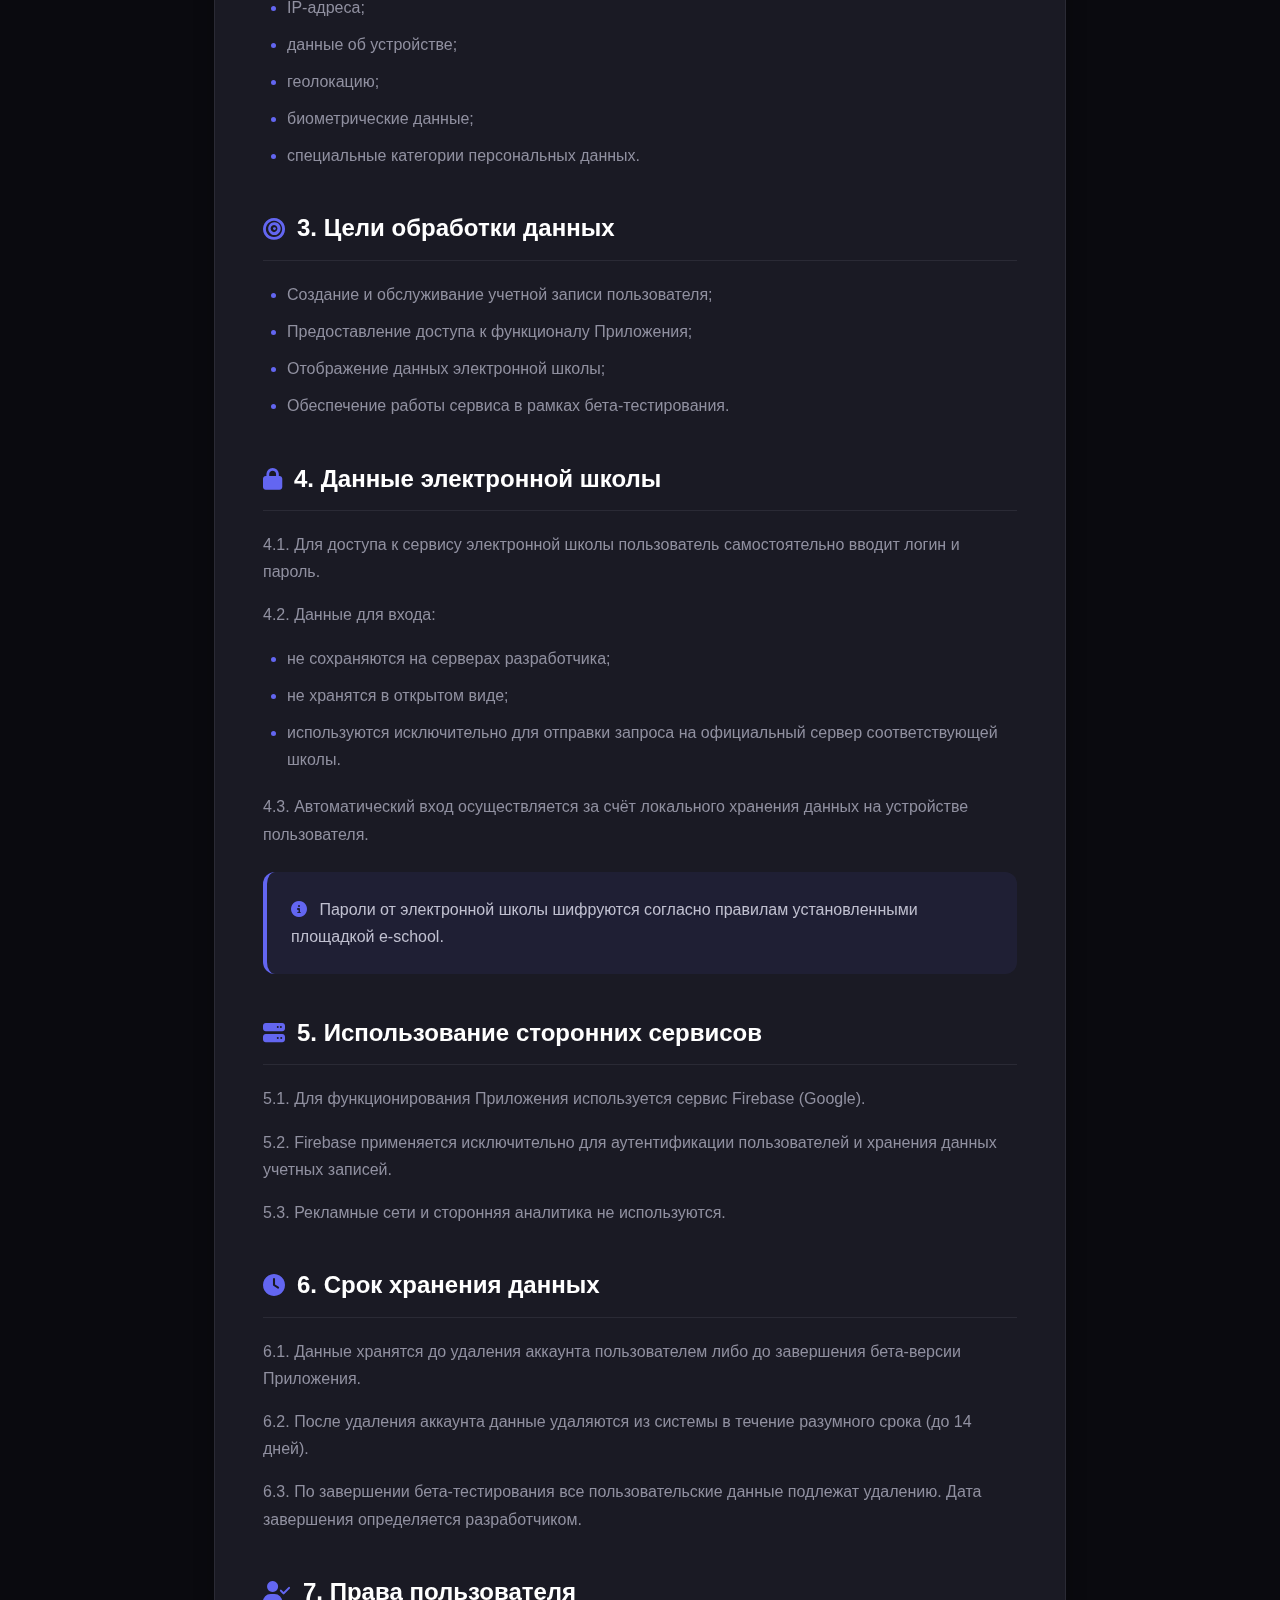
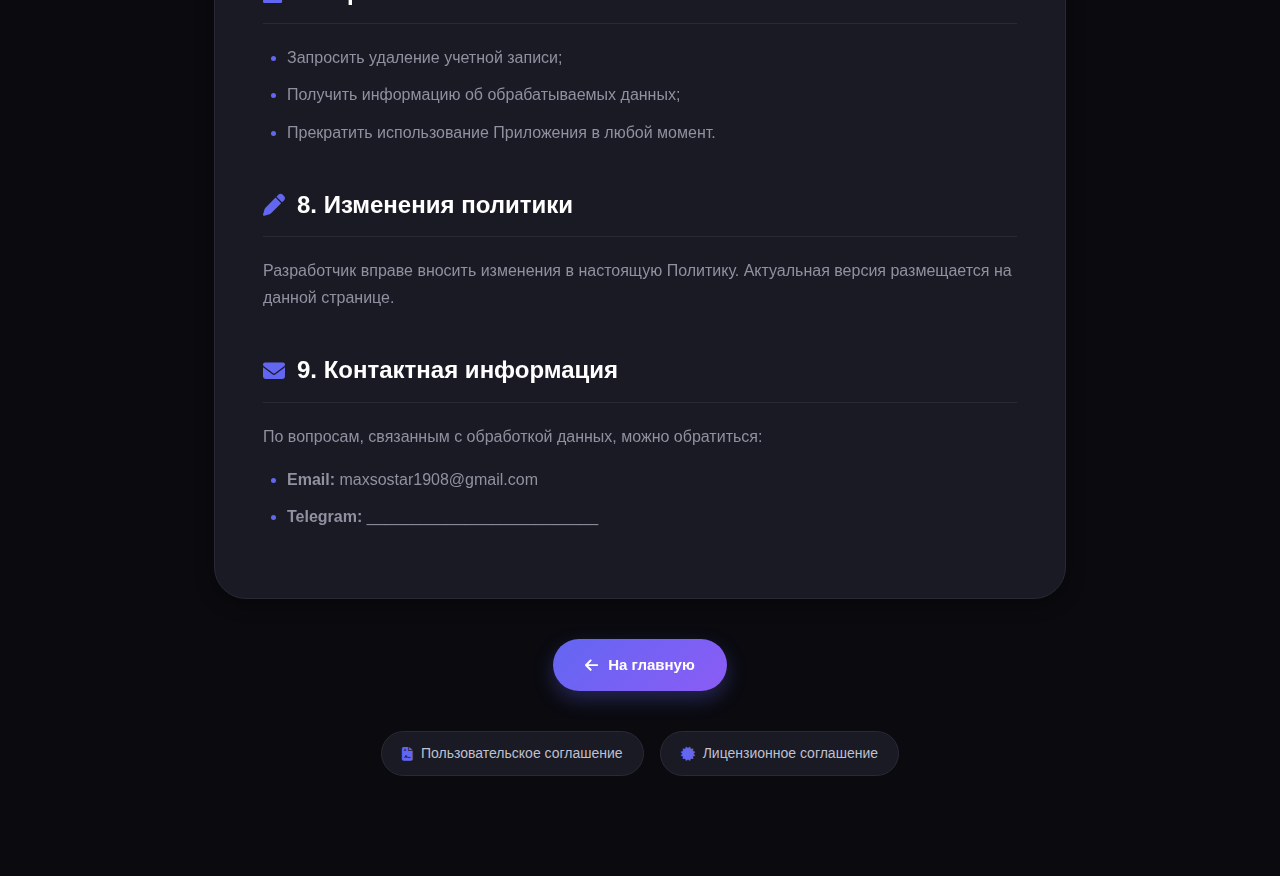
<file: privacy.html>
<!DOCTYPE html>
<html lang="ru">
<head>
    <meta charset="UTF-8">
    <meta name="viewport" content="width=device-width, initial-scale=1.0">
    <title>Политика конфиденциальности | Class Compass</title>
    <link rel="stylesheet" href="https://cdnjs.cloudflare.com/ajax/libs/font-awesome/6.4.0/css/all.min.css">
    <link href="https://unpkg.com/aos@2.3.1/dist/aos.css" rel="stylesheet">
    <style>
        /* Root Variables - Dark Theme */
        :root {
            --bg-primary: #0A0A0F;
            --bg-secondary: #12121A;
            --bg-card: #1A1A24;
            --bg-hover: #252530;
            --text-primary: #FFFFFF;
            --text-secondary: #C0C0D0;
            --text-muted: #9090A0;
            --accent-primary: #6366F1;
            --accent-hover: #8183FF;
            --accent-glow: rgba(99, 102, 241, 0.3);
            --border-color: #2A2A35;
            --gradient-start: #6366F1;
            --gradient-end: #8B5CF6;
            --shadow-sm: 0 4px 20px rgba(0, 0, 0, 0.3);
            --shadow-md: 0 8px 30px rgba(99, 102, 241, 0.15);
            --shadow-lg: 0 12px 40px rgba(99, 102, 241, 0.25);
            --font-sans: -apple-system, BlinkMacSystemFont, 'Segoe UI', 'Inter', 'Roboto', sans-serif;
            --transition: all 0.3s cubic-bezier(0.4, 0, 0.2, 1);
        }

        * {
            margin: 0;
            padding: 0;
            box-sizing: border-box;
        }

        body {
            font-family: var(--font-sans);
            background-color: var(--bg-primary);
            color: var(--text-primary);
            line-height: 1.6;
            overflow-x: hidden;
            min-height: 100vh;
            display: flex;
            flex-direction: column;
        }

        .container {
            max-width: 900px;
            margin: 0 auto;
            padding: 100px 24px;
            flex: 1;
        }

        /* Header */
        .page-header {
            text-align: center;
            margin-bottom: 60px;
            position: relative;
        }

        .page-header h1 {
            font-size: 48px;
            font-weight: 700;
            margin-bottom: 20px;
            letter-spacing: -1.5px;
            background: linear-gradient(to right, #FFFFFF, #E0E0FF);
            -webkit-background-clip: text;
            -webkit-text-fill-color: transparent;
            display: inline-block;
        }

        .page-header h1 i {
            background: linear-gradient(135deg, var(--gradient-start), var(--gradient-end));
            -webkit-background-clip: text;
            -webkit-text-fill-color: transparent;
            margin-right: 12px;
        }

        .page-header h1::after {
            content: '';
            position: absolute;
            bottom: -12px;
            left: 50%;
            transform: translateX(-50%);
            width: 80px;
            height: 3px;
            background: linear-gradient(135deg, var(--gradient-start), var(--gradient-end));
            border-radius: 2px;
        }

        .page-header p {
            color: var(--text-muted);
            font-size: 18px;
            max-width: 600px;
            margin: 24px auto 0;
        }

        .last-updated {
            display: inline-block;
            margin-top: 16px;
            padding: 6px 18px;
            background: rgba(99, 102, 241, 0.1);
            border-radius: 100px;
            color: var(--text-secondary);
            font-size: 14px;
            border: 1px solid rgba(99, 102, 241, 0.2);
        }

        .last-updated i {
            color: var(--accent-primary);
            margin-right: 8px;
        }

        /* Document Content */
        .document-content {
            background: var(--bg-card);
            border-radius: 32px;
            padding: 48px;
            border: 1px solid var(--border-color);
            margin-bottom: 40px;
            box-shadow: var(--shadow-sm);
        }

        .document-section {
            margin-bottom: 40px;
        }

        .document-section:last-child {
            margin-bottom: 0;
        }

        .document-section h2 {
            font-size: 24px;
            font-weight: 600;
            margin-bottom: 20px;
            color: var(--text-primary);
            display: flex;
            align-items: center;
            gap: 12px;
            padding-bottom: 12px;
            border-bottom: 1px solid var(--border-color);
        }

        .document-section h2 i {
            color: var(--accent-primary);
            font-size: 22px;
        }

        .document-section h3 {
            font-size: 20px;
            font-weight: 600;
            margin: 24px 0 16px;
            color: var(--text-secondary);
        }

        .document-section p {
            color: var(--text-muted);
            font-size: 16px;
            line-height: 1.7;
            margin-bottom: 16px;
        }

        .document-section ul, 
        .document-section ol {
            color: var(--text-muted);
            padding-left: 24px;
            margin-bottom: 20px;
        }

        .document-section li {
            margin-bottom: 10px;
            line-height: 1.7;
        }

        .document-section li::marker {
            color: var(--accent-primary);
        }

        .highlight-box {
            background: rgba(99, 102, 241, 0.08);
            border-left: 4px solid var(--accent-primary);
            padding: 24px;
            border-radius: 12px;
            margin: 24px 0;
        }

        .highlight-box p {
            margin-bottom: 0;
            color: var(--text-secondary);
        }

        .highlight-box i {
            color: var(--accent-primary);
            margin-right: 8px;
        }

        /* Table of Contents */
        .toc {
            background: var(--bg-secondary);
            border-radius: 20px;
            padding: 28px;
            margin-bottom: 40px;
            border: 1px solid var(--border-color);
        }

        .toc h3 {
            font-size: 18px;
            font-weight: 600;
            margin-bottom: 16px;
            color: var(--text-primary);
            display: flex;
            align-items: center;
            gap: 8px;
        }

        .toc h3 i {
            color: var(--accent-primary);
        }

        .toc-grid {
            display: grid;
            grid-template-columns: repeat(auto-fit, minmax(200px, 1fr));
            gap: 12px;
        }

        .toc-link {
            color: var(--text-secondary);
            text-decoration: none;
            font-size: 15px;
            padding: 8px 12px;
            border-radius: 8px;
            transition: var(--transition);
            display: flex;
            align-items: center;
            gap: 8px;
        }

        .toc-link:hover {
            background: var(--bg-hover);
            color: var(--accent-primary);
        }

        .toc-link i {
            font-size: 12px;
            color: var(--accent-primary);
            opacity: 0;
            transition: var(--transition);
        }

        .toc-link:hover i {
            opacity: 1;
            transform: translateX(3px);
        }

        /* Back Button */
        .btn {
            display: inline-flex;
            align-items: center;
            gap: 10px;
            padding: 14px 32px;
            border-radius: 100px;
            font-weight: 600;
            font-size: 15px;
            text-decoration: none;
            transition: var(--transition);
            border: none;
            cursor: pointer;
            position: relative;
            overflow: hidden;
            background: linear-gradient(135deg, var(--gradient-start), var(--gradient-end));
            color: white;
            box-shadow: 0 8px 20px var(--accent-glow);
        }

        .btn::before {
            content: '';
            position: absolute;
            top: 50%;
            left: 50%;
            width: 0;
            height: 0;
            border-radius: 50%;
            background: rgba(255, 255, 255, 0.2);
            transform: translate(-50%, -50%);
            transition: width 0.6s, height 0.6s;
        }

        .btn:hover {
            transform: translateY(-2px);
            box-shadow: 0 12px 30px var(--accent-glow);
        }

        .btn:hover::before {
            width: 300px;
            height: 300px;
        }

        .btn i {
            transition: transform 0.3s ease;
        }

        .btn:hover i {
            transform: translateX(-5px);
        }

        .text-center {
            text-align: center;
        }

        /* Quick Navigation */
        .quick-nav {
            display: flex;
            justify-content: center;
            gap: 16px;
            margin-top: 40px;
            flex-wrap: wrap;
        }

        .quick-link {
            display: inline-flex;
            align-items: center;
            gap: 8px;
            padding: 10px 20px;
            background: var(--bg-card);
            border: 1px solid var(--border-color);
            border-radius: 100px;
            color: var(--text-secondary);
            text-decoration: none;
            font-size: 14px;
            font-weight: 500;
            transition: var(--transition);
        }

        .quick-link:hover {
            border-color: var(--accent-primary);
            background: var(--bg-hover);
            color: var(--text-primary);
            transform: translateY(-2px);
        }

        .quick-link i {
            color: var(--accent-primary);
        }

        /* Responsive */
        @media (max-width: 768px) {
            .container {
                padding: 80px 20px;
            }
            
            .page-header h1 {
                font-size: 36px;
            }
            
            .document-content {
                padding: 32px 24px;
            }
            
            .document-section h2 {
                font-size: 22px;
            }
        }

        @media (max-width: 568px) {
            .page-header h1 {
                font-size: 28px;
            }
            
            .page-header p {
                font-size: 16px;
            }
            
            .document-content {
                padding: 24px 20px;
            }
            
            .toc-grid {
                grid-template-columns: 1fr;
            }
        }

        /* Scrollbar */
        ::-webkit-scrollbar {
            width: 10px;
        }

        ::-webkit-scrollbar-track {
            background: var(--bg-primary);
        }

        ::-webkit-scrollbar-thumb {
            background: var(--border-color);
            border-radius: 5px;
        }

        ::-webkit-scrollbar-thumb:hover {
            background: var(--accent-primary);
        }

        /* Selection */
        ::selection {
            background: var(--accent-primary);
            color: white;
        }
    </style>
</head>
<body>
    <div class="container">
        <header class="page-header" data-aos="fade-up">
            <h1><i class="fas fa-shield-alt"></i> Политика конфиденциальности</h1>
            <p>Как мы собираем, используем и защищаем ваши персональные данные</p>
            <div class="last-updated">
                <i class="fas fa-calendar-alt"></i> Последнее обновление: 12 февраля 2026 г.
            </div>
        </header>

        <div class="toc" data-aos="fade-up">
            <h3><i class="fas fa-list"></i> Содержание</h3>
            <div class="toc-grid">
                <a href="#section1" class="toc-link">
                    <span>1. Общие положения</span>
                    <i class="fas fa-arrow-right"></i>
                </a>
                <a href="#section2" class="toc-link">
                    <span>2. Обрабатываемые данные</span>
                    <i class="fas fa-arrow-right"></i>
                </a>
                <a href="#section3" class="toc-link">
                    <span>3. Цели обработки</span>
                    <i class="fas fa-arrow-right"></i>
                </a>
                <a href="#section4" class="toc-link">
                    <span>4. Данные электронной школы</span>
                    <i class="fas fa-arrow-right"></i>
                </a>
                <a href="#section5" class="toc-link">
                    <span>5. Сторонние срвисы</span>
                    <i class="fas fa-arrow-right"></i>
                </a>
                <a href="#section6" class="toc-link">
                    <span>6. Срок хранения данных</span>
                    <i class="fas fa-arrow-right"></i>
                </a>
                <a href="#section7" class="toc-link">
                    <span>7. Права пользователя</span>
                    <i class="fas fa-arrow-right"></i>
                </a>
                <a href="#section8" class="toc-link">
                    <span>8. Изменения политики</span>
                    <i class="fas fa-arrow-right"></i>
                </a>
                <a href="#section9" class="toc-link">
                    <span>9. Контактная информация</span>
                    <i class="fas fa-arrow-right"></i>
                </a>
            </div>
        </div>
        
        <div class="document-content" data-aos="fade-up">

            <section id="section1" class="document-section">
                <h2><i class="fas fa-circle-info"></i> 1. Общие положения</h2>
                <p>1.1. Настоящая Политика конфиденциальности регулирует порядок обработки информации пользователей мобильного приложения «Class Compass» (далее — «Приложение»).</p>
                <p>1.2. Приложение является бета-версией и распространяется среди обучающихся одной образовательной организации.</p>
                <p>1.3. Используя Приложение, пользователь подтверждает согласие с настоящей Политикой.</p>
        
                <div class="highlight-box">
                    <p><i class="fas fa-info-circle"></i> Приложение не предназначено для массового публичного распространения и используется в рамках тестирования.</p>
                </div>
            </section>
        
        
            <section id="section2" class="document-section">
                <h2><i class="fas fa-database"></i> 2. Какие данные обрабатываются</h2>
                <p>2.1. В рамках работы Приложения могут обрабатываться следующие данные:</p>
                <ul>
                    <li>Имя пользователя (указывается самостоятельно);</li>
                    <li>Адрес электронной почты;</li>
                    <li>Пароль учетной записи (хранится средствами Firebase Authentication);</li>
                    <li>Дата создания аккаунта;</li>
                    <li>Информация о последнем входе в систему;</li>
                    <li>Количество входов в аккаунт.</li>
                </ul>
        
                <p>2.2. Аватар профиля хранится исключительно локально на устройстве пользователя и не передается на серверы.</p>
        
                <p>2.3. Приложение не собирает:</p>
                <ul>
                    <li>IP-адреса;</li>
                    <li>данные об устройстве;</li>
                    <li>геолокацию;</li>
                    <li>биометрические данные;</li>
                    <li>специальные категории персональных данных.</li>
                </ul>
            </section>
        
        
            <section id="section3" class="document-section">
                <h2><i class="fas fa-bullseye"></i> 3. Цели обработки данных</h2>
                <ul>
                    <li>Создание и обслуживание учетной записи пользователя;</li>
                    <li>Предоставление доступа к функционалу Приложения;</li>
                    <li>Отображение данных электронной школы;</li>
                    <li>Обеспечение работы сервиса в рамках бета-тестирования.</li>
                </ul>
            </section>
        
        
            <section id="section4" class="document-section">
                <h2><i class="fas fa-lock"></i> 4. Данные электронной школы</h2>
                <p>4.1. Для доступа к сервису электронной школы пользователь самостоятельно вводит логин и пароль.</p>
        
                <p>4.2. Данные для входа:</p>
                <ul>
                    <li>не сохраняются на серверах разработчика;</li>
                    <li>не хранятся в открытом виде;</li>
                    <li>используются исключительно для отправки запроса на официальный сервер соответствующей школы.</li>
                </ul>
        
                <p>4.3. Автоматический вход осуществляется за счёт локального хранения данных на устройстве пользователя.</p>
                <div class="highlight-box">
                    <p><i class="fas fa-info-circle"></i> Пароли от электронной школы шифруются согласно правилам установленными площадкой e-school.</p>
                </div>
            </section>
        
        
            <section id="section5" class="document-section">
                <h2><i class="fas fa-server"></i> 5. Использование сторонних сервисов</h2>
                <p>5.1. Для функционирования Приложения используется сервис Firebase (Google).</p>
                <p>5.2. Firebase применяется исключительно для аутентификации пользователей и хранения данных учетных записей.</p>
                <p>5.3. Рекламные сети и сторонняя аналитика не используются.</p>
            </section>
        
        
            <section id="section6" class="document-section">
                <h2><i class="fas fa-clock"></i> 6. Срок хранения данных</h2>
                <p>6.1. Данные хранятся до удаления аккаунта пользователем либо до завершения бета-версии Приложения.</p>
                <p>6.2. После удаления аккаунта данные удаляются из системы в течение разумного срока (до 14 дней).</p>
                <p>6.3. По завершении бета-тестирования все пользовательские данные подлежат удалению. Дата завершения определяется разработчиком.</p>
            </section>
        
        
            <section id="section7" class="document-section">
                <h2><i class="fas fa-user-check"></i> 7. Права пользователя</h2>
                <ul>
                    <li>Запросить удаление учетной записи;</li>
                    <li>Получить информацию об обрабатываемых данных;</li>
                    <li>Прекратить использование Приложения в любой момент.</li>
                </ul>
            </section>
        
        
            <section id="section8" class="document-section">
                <h2><i class="fas fa-pen"></i> 8. Изменения политики</h2>
                <p>Разработчик вправе вносить изменения в настоящую Политику. Актуальная версия размещается на данной странице.</p>
            </section>
        
        
            <section id="section9" class="document-section">
                <h2><i class="fas fa-envelope"></i> 9. Контактная информация</h2>
                <p>По вопросам, связанным с обработкой данных, можно обратиться:</p>
                <ul>
                    <li><strong>Email:</strong> maxsostar1908@gmail.com</li>
                    <li><strong>Telegram:</strong> __________________________</li>
                </ul>
            </section>
        
        </div>
        
        
        <div class="text-center">
            <a href="../index.html" class="btn">
                <i class="fas fa-arrow-left"></i> На главную
            </a>
        </div>
        
        <div class="quick-nav">
            <a href="terms.html" class="quick-link">
                <i class="fas fa-file-contract"></i> Пользовательское соглашение
            </a>
            <a href="license.html" class="quick-link">
                <i class="fas fa-certificate"></i> Лицензионное соглашение
            </a>
        </div>
    </div>

    <script src="https://unpkg.com/aos@2.3.1/dist/aos.js"></script>
    <script>
        AOS.init({
            duration: 800,
            once: true,
            easing: 'ease-in-out'
        });

        // Smooth scroll for TOC links
        document.querySelectorAll('.toc-link').forEach(link => {
            link.addEventListener('click', function(e) {
                e.preventDefault();
                const targetId = this.getAttribute('href');
                const targetElement = document.querySelector(targetId);
                if (targetElement) {
                    targetElement.scrollIntoView({
                        behavior: 'smooth',
                        block: 'start'
                    });
                }
            });
        });
    </script>
</body>
</html>
</file>
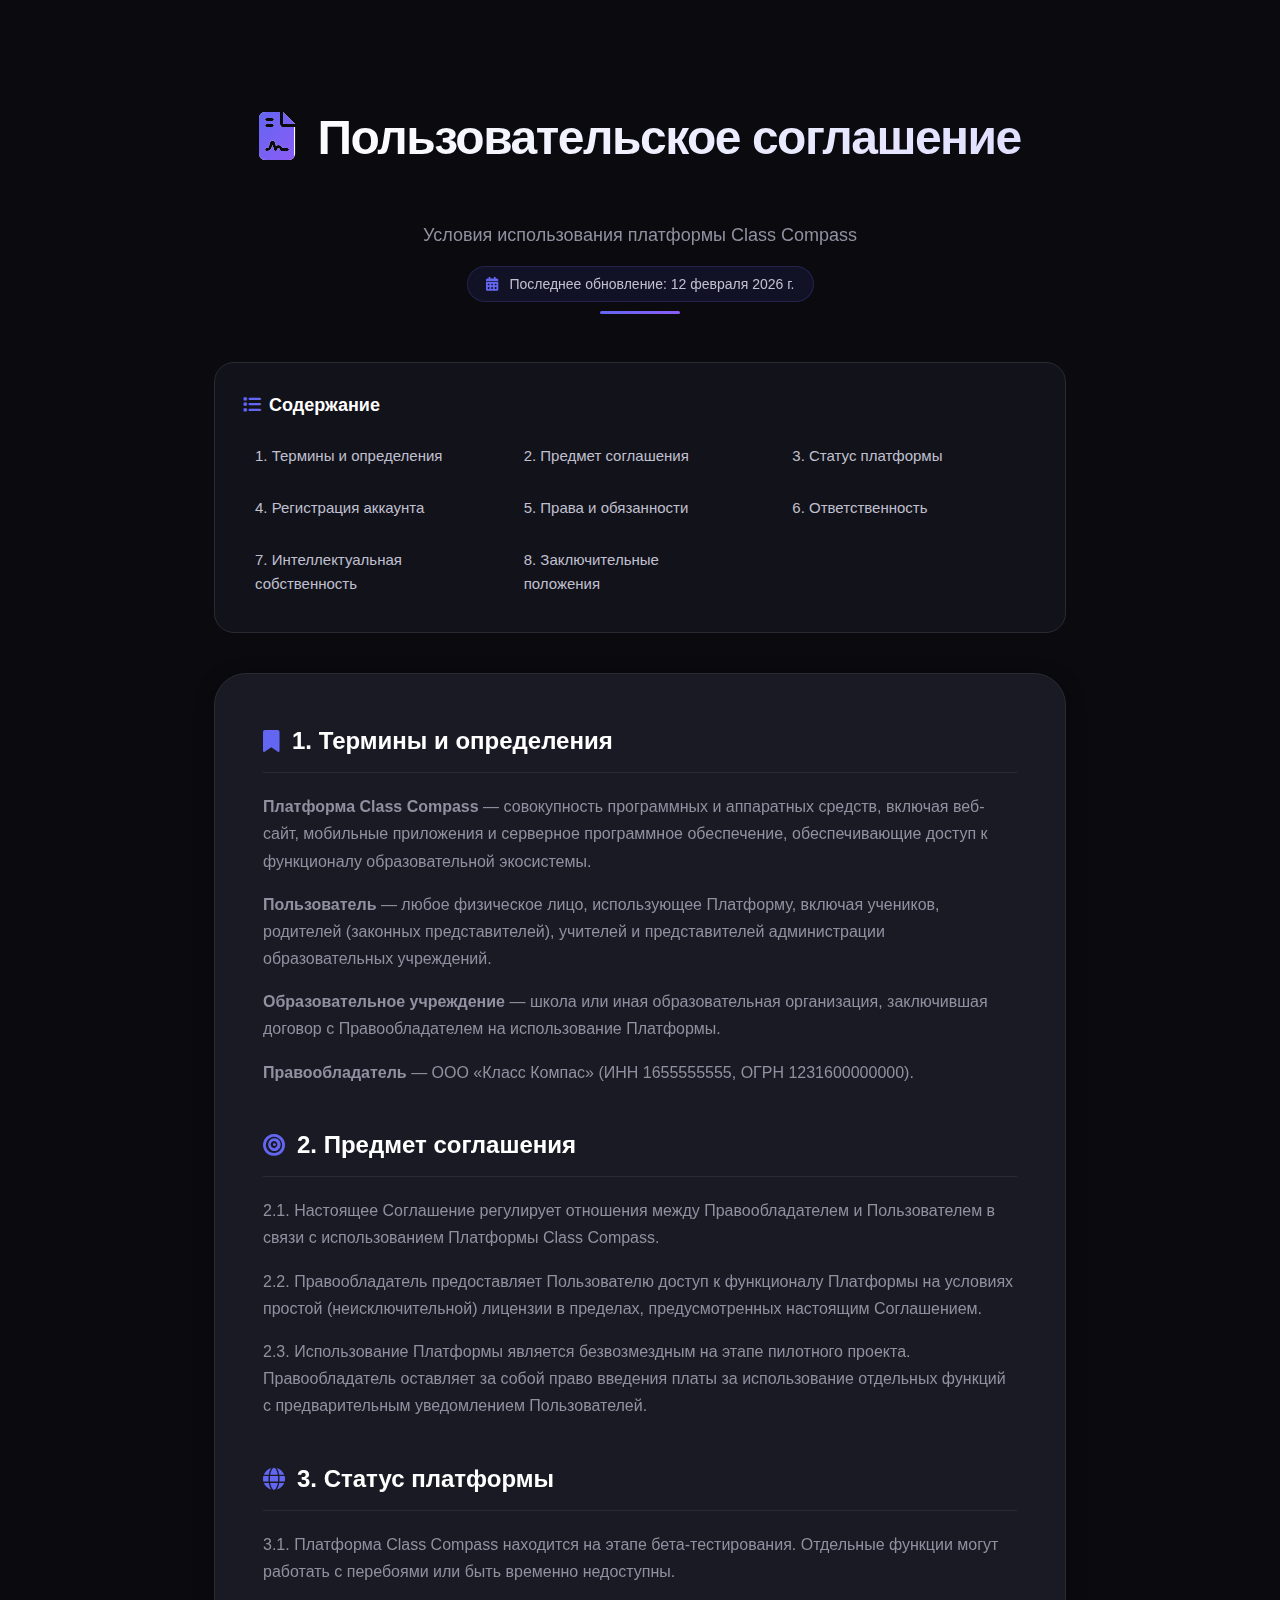
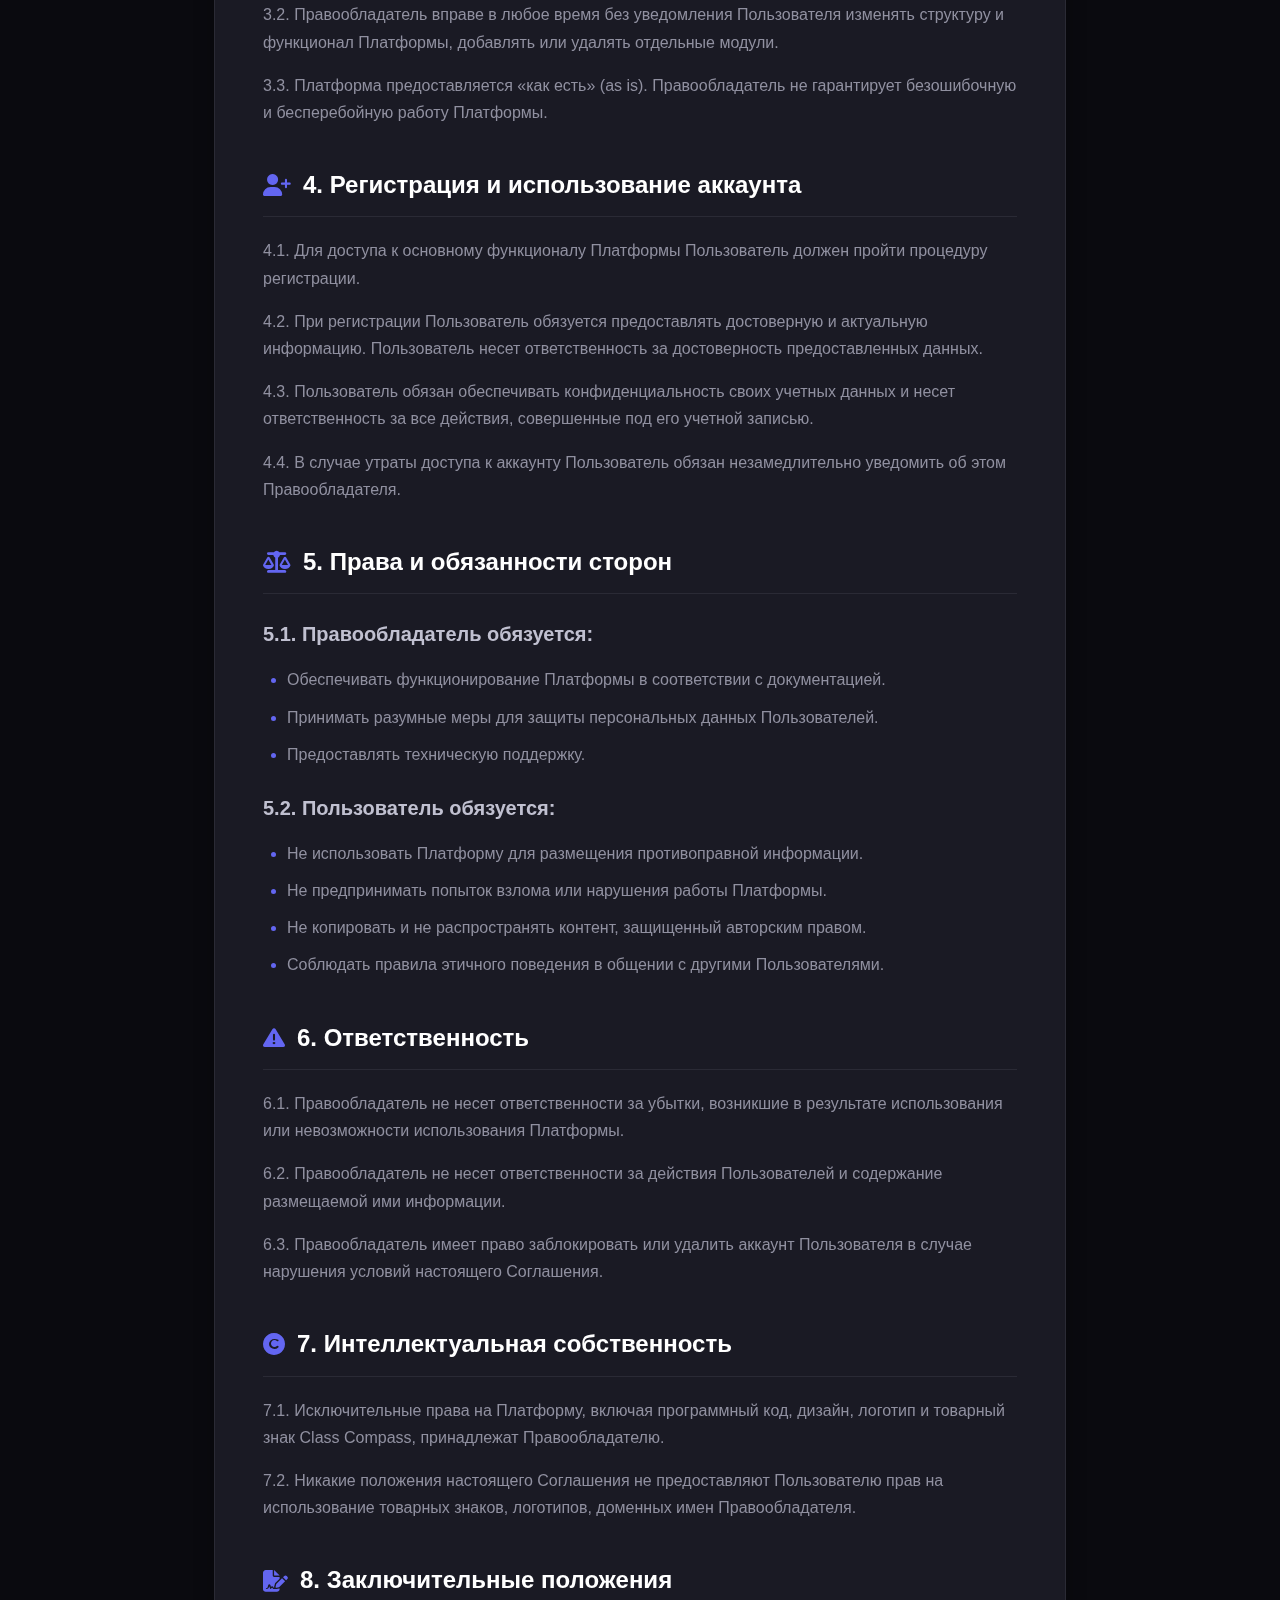
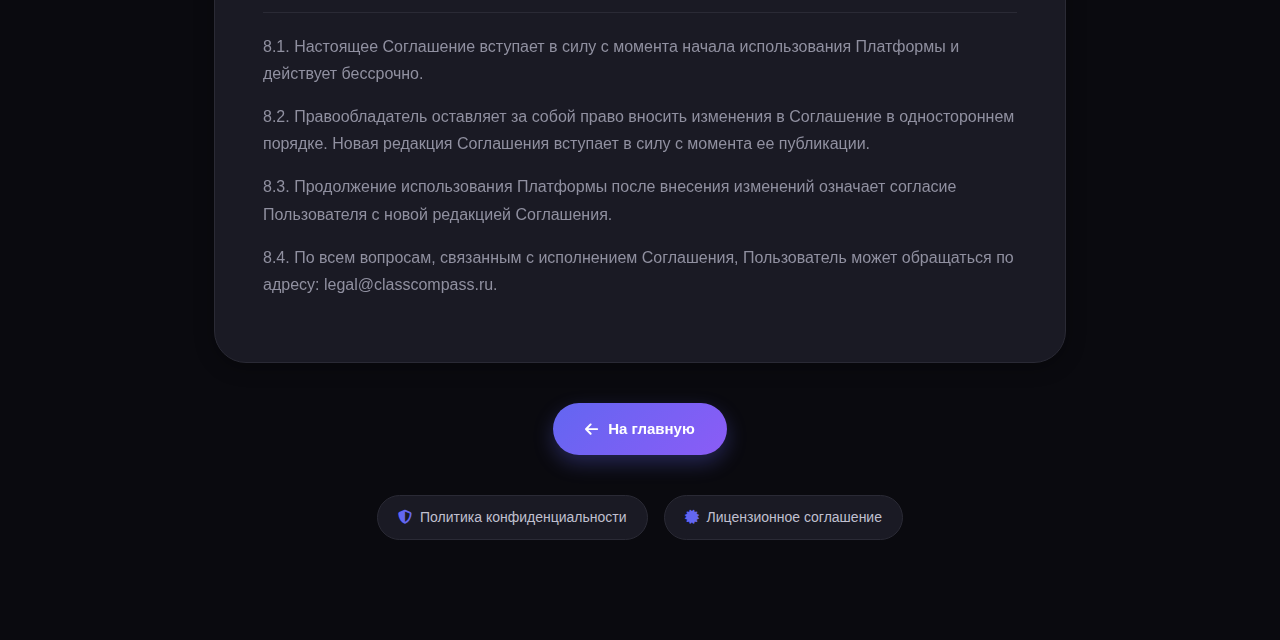
<file: terms.html>
<!DOCTYPE html>
<html lang="ru">
<head>
    <meta charset="UTF-8">
    <meta name="viewport" content="width=device-width, initial-scale=1.0">
    <title>Пользовательское соглашение | Class Compass</title>
    <link rel="stylesheet" href="https://cdnjs.cloudflare.com/ajax/libs/font-awesome/6.4.0/css/all.min.css">
    <link href="https://unpkg.com/aos@2.3.1/dist/aos.css" rel="stylesheet">
    <style>
        /* Root Variables - Dark Theme */
        :root {
            --bg-primary: #0A0A0F;
            --bg-secondary: #12121A;
            --bg-card: #1A1A24;
            --bg-hover: #252530;
            --text-primary: #FFFFFF;
            --text-secondary: #C0C0D0;
            --text-muted: #9090A0;
            --accent-primary: #6366F1;
            --accent-hover: #8183FF;
            --accent-glow: rgba(99, 102, 241, 0.3);
            --border-color: #2A2A35;
            --gradient-start: #6366F1;
            --gradient-end: #8B5CF6;
            --shadow-sm: 0 4px 20px rgba(0, 0, 0, 0.3);
            --shadow-md: 0 8px 30px rgba(99, 102, 241, 0.15);
            --shadow-lg: 0 12px 40px rgba(99, 102, 241, 0.25);
            --font-sans: -apple-system, BlinkMacSystemFont, 'Segoe UI', 'Inter', 'Roboto', sans-serif;
            --transition: all 0.3s cubic-bezier(0.4, 0, 0.2, 1);
        }

        * {
            margin: 0;
            padding: 0;
            box-sizing: border-box;
        }

        body {
            font-family: var(--font-sans);
            background-color: var(--bg-primary);
            color: var(--text-primary);
            line-height: 1.6;
            overflow-x: hidden;
            min-height: 100vh;
            display: flex;
            flex-direction: column;
        }

        .container {
            max-width: 900px;
            margin: 0 auto;
            padding: 100px 24px;
            flex: 1;
        }

        /* Header */
        .page-header {
            text-align: center;
            margin-bottom: 60px;
            position: relative;
        }

        .page-header h1 {
            font-size: 48px;
            font-weight: 700;
            margin-bottom: 20px;
            letter-spacing: -1.5px;
            background: linear-gradient(to right, #FFFFFF, #E0E0FF);
            -webkit-background-clip: text;
            -webkit-text-fill-color: transparent;
            display: inline-block;
        }

        .page-header h1 i {
            background: linear-gradient(135deg, var(--gradient-start), var(--gradient-end));
            -webkit-background-clip: text;
            -webkit-text-fill-color: transparent;
            margin-right: 12px;
        }

        .page-header h1::after {
            content: '';
            position: absolute;
            bottom: -12px;
            left: 50%;
            transform: translateX(-50%);
            width: 80px;
            height: 3px;
            background: linear-gradient(135deg, var(--gradient-start), var(--gradient-end));
            border-radius: 2px;
        }

        .page-header p {
            color: var(--text-muted);
            font-size: 18px;
            max-width: 600px;
            margin: 24px auto 0;
        }

        .last-updated {
            display: inline-block;
            margin-top: 16px;
            padding: 6px 18px;
            background: rgba(99, 102, 241, 0.1);
            border-radius: 100px;
            color: var(--text-secondary);
            font-size: 14px;
            border: 1px solid rgba(99, 102, 241, 0.2);
        }

        .last-updated i {
            color: var(--accent-primary);
            margin-right: 8px;
        }

        /* Document Content */
        .document-content {
            background: var(--bg-card);
            border-radius: 32px;
            padding: 48px;
            border: 1px solid var(--border-color);
            margin-bottom: 40px;
            box-shadow: var(--shadow-sm);
        }

        .document-section {
            margin-bottom: 40px;
        }

        .document-section:last-child {
            margin-bottom: 0;
        }

        .document-section h2 {
            font-size: 24px;
            font-weight: 600;
            margin-bottom: 20px;
            color: var(--text-primary);
            display: flex;
            align-items: center;
            gap: 12px;
            padding-bottom: 12px;
            border-bottom: 1px solid var(--border-color);
        }

        .document-section h2 i {
            color: var(--accent-primary);
            font-size: 22px;
        }

        .document-section h3 {
            font-size: 20px;
            font-weight: 600;
            margin: 24px 0 16px;
            color: var(--text-secondary);
        }

        .document-section p {
            color: var(--text-muted);
            font-size: 16px;
            line-height: 1.7;
            margin-bottom: 16px;
        }

        .document-section ul, 
        .document-section ol {
            color: var(--text-muted);
            padding-left: 24px;
            margin-bottom: 20px;
        }

        .document-section li {
            margin-bottom: 10px;
            line-height: 1.7;
        }

        .document-section li::marker {
            color: var(--accent-primary);
        }

        .highlight-box {
            background: rgba(99, 102, 241, 0.08);
            border-left: 4px solid var(--accent-primary);
            padding: 24px;
            border-radius: 12px;
            margin: 24px 0;
        }

        .highlight-box p {
            margin-bottom: 0;
            color: var(--text-secondary);
        }

        .highlight-box i {
            color: var(--accent-primary);
            margin-right: 8px;
        }

        /* Table of Contents */
        .toc {
            background: var(--bg-secondary);
            border-radius: 20px;
            padding: 28px;
            margin-bottom: 40px;
            border: 1px solid var(--border-color);
        }

        .toc h3 {
            font-size: 18px;
            font-weight: 600;
            margin-bottom: 16px;
            color: var(--text-primary);
            display: flex;
            align-items: center;
            gap: 8px;
        }

        .toc h3 i {
            color: var(--accent-primary);
        }

        .toc-grid {
            display: grid;
            grid-template-columns: repeat(auto-fit, minmax(200px, 1fr));
            gap: 12px;
        }

        .toc-link {
            color: var(--text-secondary);
            text-decoration: none;
            font-size: 15px;
            padding: 8px 12px;
            border-radius: 8px;
            transition: var(--transition);
            display: flex;
            align-items: center;
            gap: 8px;
        }

        .toc-link:hover {
            background: var(--bg-hover);
            color: var(--accent-primary);
        }

        .toc-link i {
            font-size: 12px;
            color: var(--accent-primary);
            opacity: 0;
            transition: var(--transition);
        }

        .toc-link:hover i {
            opacity: 1;
            transform: translateX(3px);
        }

        /* Back Button */
        .btn {
            display: inline-flex;
            align-items: center;
            gap: 10px;
            padding: 14px 32px;
            border-radius: 100px;
            font-weight: 600;
            font-size: 15px;
            text-decoration: none;
            transition: var(--transition);
            border: none;
            cursor: pointer;
            position: relative;
            overflow: hidden;
            background: linear-gradient(135deg, var(--gradient-start), var(--gradient-end));
            color: white;
            box-shadow: 0 8px 20px var(--accent-glow);
        }

        .btn::before {
            content: '';
            position: absolute;
            top: 50%;
            left: 50%;
            width: 0;
            height: 0;
            border-radius: 50%;
            background: rgba(255, 255, 255, 0.2);
            transform: translate(-50%, -50%);
            transition: width 0.6s, height 0.6s;
        }

        .btn:hover {
            transform: translateY(-2px);
            box-shadow: 0 12px 30px var(--accent-glow);
        }

        .btn:hover::before {
            width: 300px;
            height: 300px;
        }

        .btn i {
            transition: transform 0.3s ease;
        }

        .btn:hover i {
            transform: translateX(-5px);
        }

        .text-center {
            text-align: center;
        }

        /* Quick Navigation */
        .quick-nav {
            display: flex;
            justify-content: center;
            gap: 16px;
            margin-top: 40px;
            flex-wrap: wrap;
        }

        .quick-link {
            display: inline-flex;
            align-items: center;
            gap: 8px;
            padding: 10px 20px;
            background: var(--bg-card);
            border: 1px solid var(--border-color);
            border-radius: 100px;
            color: var(--text-secondary);
            text-decoration: none;
            font-size: 14px;
            font-weight: 500;
            transition: var(--transition);
        }

        .quick-link:hover {
            border-color: var(--accent-primary);
            background: var(--bg-hover);
            color: var(--text-primary);
            transform: translateY(-2px);
        }

        .quick-link i {
            color: var(--accent-primary);
        }

        /* Responsive */
        @media (max-width: 768px) {
            .container {
                padding: 80px 20px;
            }
            
            .page-header h1 {
                font-size: 36px;
            }
            
            .document-content {
                padding: 32px 24px;
            }
            
            .document-section h2 {
                font-size: 22px;
            }
        }

        @media (max-width: 568px) {
            .page-header h1 {
                font-size: 28px;
            }
            
            .page-header p {
                font-size: 16px;
            }
            
            .document-content {
                padding: 24px 20px;
            }
            
            .toc-grid {
                grid-template-columns: 1fr;
            }
        }

        /* Scrollbar */
        ::-webkit-scrollbar {
            width: 10px;
        }

        ::-webkit-scrollbar-track {
            background: var(--bg-primary);
        }

        ::-webkit-scrollbar-thumb {
            background: var(--border-color);
            border-radius: 5px;
        }

        ::-webkit-scrollbar-thumb:hover {
            background: var(--accent-primary);
        }

        /* Selection */
        ::selection {
            background: var(--accent-primary);
            color: white;
        }
    </style>
</head>
<body>
    <div class="container">
        <header class="page-header" data-aos="fade-up">
            <h1><i class="fas fa-file-contract"></i> Пользовательское соглашение</h1>
            <p>Условия использования платформы Class Compass</p>
            <div class="last-updated">
                <i class="fas fa-calendar-alt"></i> Последнее обновление: 12 февраля 2026 г.
            </div>
        </header>

        <div class="toc" data-aos="fade-up">
            <h3><i class="fas fa-list"></i> Содержание</h3>
            <div class="toc-grid">
                <a href="#section1" class="toc-link">
                    <span>1. Термины и определения</span>
                    <i class="fas fa-arrow-right"></i>
                </a>
                <a href="#section2" class="toc-link">
                    <span>2. Предмет соглашения</span>
                    <i class="fas fa-arrow-right"></i>
                </a>
                <a href="#section3" class="toc-link">
                    <span>3. Статус платформы</span>
                    <i class="fas fa-arrow-right"></i>
                </a>
                <a href="#section4" class="toc-link">
                    <span>4. Регистрация аккаунта</span>
                    <i class="fas fa-arrow-right"></i>
                </a>
                <a href="#section5" class="toc-link">
                    <span>5. Права и обязанности</span>
                    <i class="fas fa-arrow-right"></i>
                </a>
                <a href="#section6" class="toc-link">
                    <span>6. Ответственность</span>
                    <i class="fas fa-arrow-right"></i>
                </a>
                <a href="#section7" class="toc-link">
                    <span>7. Интеллектуальная собственность</span>
                    <i class="fas fa-arrow-right"></i>
                </a>
                <a href="#section8" class="toc-link">
                    <span>8. Заключительные положения</span>
                    <i class="fas fa-arrow-right"></i>
                </a>
            </div>
        </div>
        
        <div class="document-content" data-aos="fade-up">
            <section id="section1" class="document-section">
                <h2><i class="fas fa-bookmark"></i> 1. Термины и определения</h2>
                <p><strong>Платформа Class Compass</strong> — совокупность программных и аппаратных средств, включая веб-сайт, мобильные приложения и серверное программное обеспечение, обеспечивающие доступ к функционалу образовательной экосистемы.</p>
                <p><strong>Пользователь</strong> — любое физическое лицо, использующее Платформу, включая учеников, родителей (законных представителей), учителей и представителей администрации образовательных учреждений.</p>
                <p><strong>Образовательное учреждение</strong> — школа или иная образовательная организация, заключившая договор с Правообладателем на использование Платформы.</p>
                <p><strong>Правообладатель</strong> — ООО «Класс Компас» (ИНН 1655555555, ОГРН 1231600000000).</p>
            </section>

            <section id="section2" class="document-section">
                <h2><i class="fas fa-bullseye"></i> 2. Предмет соглашения</h2>
                <p>2.1. Настоящее Соглашение регулирует отношения между Правообладателем и Пользователем в связи с использованием Платформы Class Compass.</p>
                <p>2.2. Правообладатель предоставляет Пользователю доступ к функционалу Платформы на условиях простой (неисключительной) лицензии в пределах, предусмотренных настоящим Соглашением.</p>
                <p>2.3. Использование Платформы является безвозмездным на этапе пилотного проекта. Правообладатель оставляет за собой право введения платы за использование отдельных функций с предварительным уведомлением Пользователей.</p>
            </section>

            <section id="section3" class="document-section">
                <h2><i class="fas fa-globe"></i> 3. Статус платформы</h2>
                <p>3.1. Платформа Class Compass находится на этапе бета-тестирования. Отдельные функции могут работать с перебоями или быть временно недоступны.</p>
                <p>3.2. Правообладатель вправе в любое время без уведомления Пользователя изменять структуру и функционал Платформы, добавлять или удалять отдельные модули.</p>
                <p>3.3. Платформа предоставляется «как есть» (as is). Правообладатель не гарантирует безошибочную и бесперебойную работу Платформы.</p>
            </section>

            <section id="section4" class="document-section">
                <h2><i class="fas fa-user-plus"></i> 4. Регистрация и использование аккаунта</h2>
                <p>4.1. Для доступа к основному функционалу Платформы Пользователь должен пройти процедуру регистрации.</p>
                <p>4.2. При регистрации Пользователь обязуется предоставлять достоверную и актуальную информацию. Пользователь несет ответственность за достоверность предоставленных данных.</p>
                <p>4.3. Пользователь обязан обеспечивать конфиденциальность своих учетных данных и несет ответственность за все действия, совершенные под его учетной записью.</p>
                <p>4.4. В случае утраты доступа к аккаунту Пользователь обязан незамедлительно уведомить об этом Правообладателя.</p>
            </section>

            <section id="section5" class="document-section">
                <h2><i class="fas fa-scale-balanced"></i> 5. Права и обязанности сторон</h2>
                <h3>5.1. Правообладатель обязуется:</h3>
                <ul>
                    <li>Обеспечивать функционирование Платформы в соответствии с документацией.</li>
                    <li>Принимать разумные меры для защиты персональных данных Пользователей.</li>
                    <li>Предоставлять техническую поддержку.</li>
                </ul>
                <h3>5.2. Пользователь обязуется:</h3>
                <ul>
                    <li>Не использовать Платформу для размещения противоправной информации.</li>
                    <li>Не предпринимать попыток взлома или нарушения работы Платформы.</li>
                    <li>Не копировать и не распространять контент, защищенный авторским правом.</li>
                    <li>Соблюдать правила этичного поведения в общении с другими Пользователями.</li>
                </ul>
            </section>

            <section id="section6" class="document-section">
                <h2><i class="fas fa-exclamation-triangle"></i> 6. Ответственность</h2>
                <p>6.1. Правообладатель не несет ответственности за убытки, возникшие в результате использования или невозможности использования Платформы.</p>
                <p>6.2. Правообладатель не несет ответственности за действия Пользователей и содержание размещаемой ими информации.</p>
                <p>6.3. Правообладатель имеет право заблокировать или удалить аккаунт Пользователя в случае нарушения условий настоящего Соглашения.</p>
            </section>

            <section id="section7" class="document-section">
                <h2><i class="fas fa-copyright"></i> 7. Интеллектуальная собственность</h2>
                <p>7.1. Исключительные права на Платформу, включая программный код, дизайн, логотип и товарный знак Class Compass, принадлежат Правообладателю.</p>
                <p>7.2. Никакие положения настоящего Соглашения не предоставляют Пользователю прав на использование товарных знаков, логотипов, доменных имен Правообладателя.</p>
            </section>

            <section id="section8" class="document-section">
                <h2><i class="fas fa-file-signature"></i> 8. Заключительные положения</h2>
                <p>8.1. Настоящее Соглашение вступает в силу с момента начала использования Платформы и действует бессрочно.</p>
                <p>8.2. Правообладатель оставляет за собой право вносить изменения в Соглашение в одностороннем порядке. Новая редакция Соглашения вступает в силу с момента ее публикации.</p>
                <p>8.3. Продолжение использования Платформы после внесения изменений означает согласие Пользователя с новой редакцией Соглашения.</p>
                <p>8.4. По всем вопросам, связанным с исполнением Соглашения, Пользователь может обращаться по адресу: legal@classcompass.ru.</p>
            </section>
        </div>
        
        <div class="text-center">
            <a href="../index.html" class="btn">
                <i class="fas fa-arrow-left"></i> На главную
            </a>
        </div>
        
        <div class="quick-nav">
            <a href="privacy.html" class="quick-link">
                <i class="fas fa-shield-alt"></i> Политика конфиденциальности
            </a>
            <a href="license.html" class="quick-link">
                <i class="fas fa-certificate"></i> Лицензионное соглашение
            </a>
        </div>
    </div>

    <script src="https://unpkg.com/aos@2.3.1/dist/aos.js"></script>
    <script>
        AOS.init({
            duration: 800,
            once: true,
            easing: 'ease-in-out'
        });

        // Smooth scroll for TOC links
        document.querySelectorAll('.toc-link').forEach(link => {
            link.addEventListener('click', function(e) {
                e.preventDefault();
                const targetId = this.getAttribute('href');
                const targetElement = document.querySelector(targetId);
                if (targetElement) {
                    targetElement.scrollIntoView({
                        behavior: 'smooth',
                        block: 'start'
                    });
                }
            });
        });
    </script>
</body>
</html>
</file>
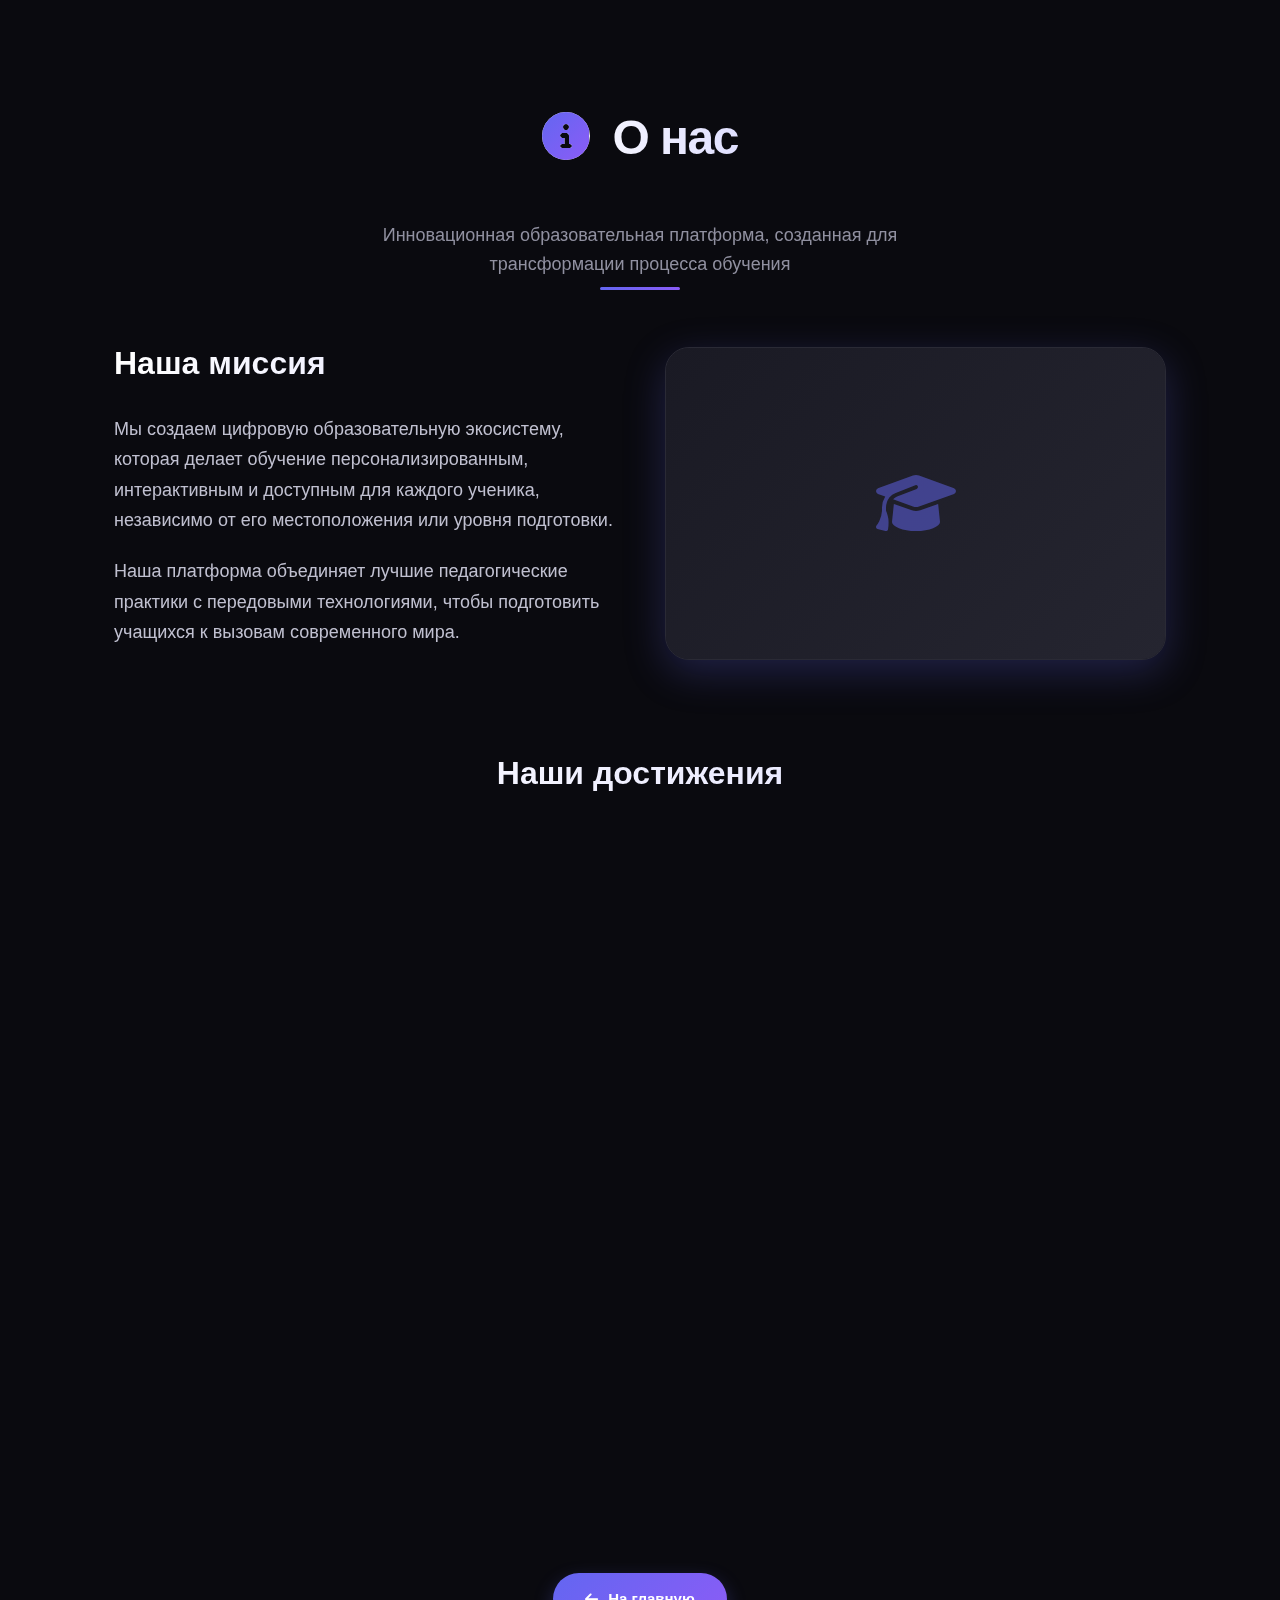
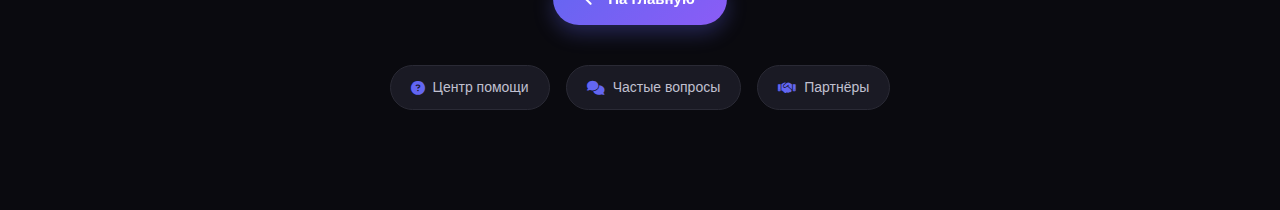
<file: Screens/about.html>
<!DOCTYPE html>
<html lang="ru">
<head>
    <meta charset="UTF-8">
    <meta name="viewport" content="width=device-width, initial-scale=1.0">
    <title>О нас | Class Compass</title>
    <link rel="stylesheet" href="https://cdnjs.cloudflare.com/ajax/libs/font-awesome/6.4.0/css/all.min.css">
    <link href="https://unpkg.com/aos@2.3.1/dist/aos.css" rel="stylesheet">
    <style>
        /* Root Variables - Dark Theme (Same as main) */
        :root {
            --bg-primary: #0A0A0F;
            --bg-secondary: #12121A;
            --bg-card: #1A1A24;
            --bg-hover: #252530;
            --text-primary: #FFFFFF;
            --text-secondary: #C0C0D0;
            --text-muted: #9090A0;
            --accent-primary: #6366F1;
            --accent-hover: #8183FF;
            --accent-glow: rgba(99, 102, 241, 0.3);
            --border-color: #2A2A35;
            --gradient-start: #6366F1;
            --gradient-end: #8B5CF6;
            --shadow-sm: 0 4px 20px rgba(0, 0, 0, 0.3);
            --shadow-md: 0 8px 30px rgba(99, 102, 241, 0.15);
            --shadow-lg: 0 12px 40px rgba(99, 102, 241, 0.25);
            --font-sans: -apple-system, BlinkMacSystemFont, 'Segoe UI', 'Inter', 'Roboto', sans-serif;
            --transition: all 0.3s cubic-bezier(0.4, 0, 0.2, 1);
        }

        * {
            margin: 0;
            padding: 0;
            box-sizing: border-box;
        }

        body {
            font-family: var(--font-sans);
            background-color: var(--bg-primary);
            color: var(--text-primary);
            line-height: 1.6;
            overflow-x: hidden;
            min-height: 100vh;
            display: flex;
            flex-direction: column;
        }

        .container {
            max-width: 1100px;
            margin: 0 auto;
            padding: 100px 24px;
            flex: 1;
        }

        /* Header */
        .page-header {
            text-align: center;
            margin-bottom: 60px;
            position: relative;
        }

        .page-header h1 {
            font-size: 48px;
            font-weight: 700;
            margin-bottom: 20px;
            letter-spacing: -1.5px;
            background: linear-gradient(to right, #FFFFFF, #E0E0FF);
            -webkit-background-clip: text;
            -webkit-text-fill-color: transparent;
            display: inline-block;
        }

        .page-header h1 i {
            background: linear-gradient(135deg, var(--gradient-start), var(--gradient-end));
            -webkit-background-clip: text;
            -webkit-text-fill-color: transparent;
            margin-right: 12px;
        }

        .page-header h1::after {
            content: '';
            position: absolute;
            bottom: -12px;
            left: 50%;
            transform: translateX(-50%);
            width: 80px;
            height: 3px;
            background: linear-gradient(135deg, var(--gradient-start), var(--gradient-end));
            border-radius: 2px;
        }

        .page-header p {
            color: var(--text-muted);
            font-size: 18px;
            max-width: 600px;
            margin: 24px auto 0;
        }

        /* About Section */
        .about-section {
            display: grid;
            grid-template-columns: 1fr 1fr;
            gap: 50px;
            margin-bottom: 80px;
            align-items: center;
        }

        .about-text h2 {
            font-size: 32px;
            font-weight: 700;
            margin-bottom: 24px;
            background: linear-gradient(to right, #FFFFFF, #E0E0FF);
            -webkit-background-clip: text;
            -webkit-text-fill-color: transparent;
        }

        .about-text p {
            color: var(--text-secondary);
            font-size: 18px;
            line-height: 1.7;
            margin-bottom: 20px;
        }

        .about-image {
            background: var(--bg-card);
            border-radius: 24px;
            overflow: hidden;
            border: 1px solid var(--border-color);
            box-shadow: var(--shadow-lg);
            transition: var(--transition);
            aspect-ratio: 16/10;
            position: relative;
        }

        .about-image:hover {
            transform: translateY(-5px);
            border-color: var(--accent-primary);
            box-shadow: var(--shadow-lg), 0 20px 40px var(--accent-glow);
        }

        .about-image img {
            width: 100%;
            height: 100%;
            object-fit: cover;
            display: block;
            transition: var(--transition);
        }

        .about-image:hover img {
            transform: scale(1.05);
        }

        .about-image-placeholder {
            width: 100%;
            height: 100%;
            display: flex;
            align-items: center;
            justify-content: center;
            background: linear-gradient(135deg, var(--bg-card), var(--bg-hover));
        }

        .about-image-placeholder i {
            font-size: 64px;
            color: var(--accent-primary);
            opacity: 0.5;
        }

        /* Stats Grid */
        .stats-section {
            margin-bottom: 80px;
        }

        .stats-section h2 {
            text-align: center;
            font-size: 32px;
            font-weight: 700;
            margin-bottom: 40px;
            background: linear-gradient(to right, #FFFFFF, #E0E0FF);
            -webkit-background-clip: text;
            -webkit-text-fill-color: transparent;
        }

        .stats-grid {
            display: grid;
            grid-template-columns: repeat(auto-fit, minmax(200px, 1fr));
            gap: 30px;
        }

        .stat-item {
            background: var(--bg-card);
            border-radius: 24px;
            padding: 32px 24px;
            text-align: center;
            border: 1px solid var(--border-color);
            transition: var(--transition);
            position: relative;
            overflow: hidden;
        }

        .stat-item:hover {
            border-color: var(--accent-primary);
            transform: translateY(-5px);
            box-shadow: var(--shadow-md);
            background: var(--bg-hover);
        }

        .stat-item::before {
            content: '';
            position: absolute;
            top: 0;
            left: 0;
            width: 100%;
            height: 3px;
            background: linear-gradient(135deg, var(--gradient-start), var(--gradient-end));
            transform: scaleX(0);
            transition: var(--transition);
        }

        .stat-item:hover::before {
            transform: scaleX(1);
        }

        .stat-number {
            font-size: 48px;
            font-weight: 800;
            color: var(--accent-primary);
            margin-bottom: 8px;
            font-family: 'Inter', monospace;
            letter-spacing: -1px;
        }

        .stat-label {
            color: var(--text-muted);
            font-size: 15px;
            font-weight: 500;
            text-transform: uppercase;
            letter-spacing: 1px;
        }

        /* Team Section */
        .team-section {
            margin-bottom: 60px;
        }

        .team-section h2 {
            text-align: center;
            font-size: 32px;
            font-weight: 700;
            margin-bottom: 20px;
            background: linear-gradient(to right, #FFFFFF, #E0E0FF);
            -webkit-background-clip: text;
            -webkit-text-fill-color: transparent;
        }

        .team-subtitle {
            text-align: center;
            color: var(--text-muted);
            font-size: 18px;
            max-width: 600px;
            margin: 0 auto 40px;
        }

        .team-grid {
            display: grid;
            grid-template-columns: repeat(auto-fit, minmax(250px, 1fr));
            gap: 30px;
        }

        .team-member {
            background: var(--bg-card);
            border-radius: 24px;
            padding: 32px 24px;
            text-align: center;
            border: 1px solid var(--border-color);
            transition: var(--transition);
        }

        .team-member:hover {
            border-color: var(--accent-primary);
            background: var(--bg-hover);
            transform: translateY(-5px);
            box-shadow: var(--shadow-md);
        }

        .member-avatar {
            width: 120px;
            height: 120px;
            border-radius: 50%;
            background: linear-gradient(135deg, rgba(99, 102, 241, 0.2), rgba(139, 92, 246, 0.2));
            border: 3px solid var(--accent-primary);
            display: flex;
            align-items: center;
            justify-content: center;
            margin: 0 auto 24px;
            transition: var(--transition);
        }

        .team-member:hover .member-avatar {
            transform: scale(1.1);
            border-color: var(--accent-hover);
            background: linear-gradient(135deg, rgba(99, 102, 241, 0.3), rgba(139, 92, 246, 0.3));
        }

        .member-avatar i {
            font-size: 48px;
            color: var(--accent-primary);
            transition: var(--transition);
        }

        .team-member:hover .member-avatar i {
            color: white;
        }

        .team-member h3 {
            font-size: 20px;
            font-weight: 600;
            margin-bottom: 5px;
            color: var(--text-primary);
        }

        .member-position {
            color: var(--accent-primary);
            font-weight: 600;
            font-size: 14px;
            margin-bottom: 12px;
        }

        .member-bio {
            color: var(--text-muted);
            font-size: 14px;
            line-height: 1.6;
        }

        /* Back Button */
        .btn {
            display: inline-flex;
            align-items: center;
            gap: 10px;
            padding: 14px 32px;
            border-radius: 100px;
            font-weight: 600;
            font-size: 15px;
            text-decoration: none;
            transition: var(--transition);
            border: none;
            cursor: pointer;
            position: relative;
            overflow: hidden;
            background: linear-gradient(135deg, var(--gradient-start), var(--gradient-end));
            color: white;
            box-shadow: 0 8px 20px var(--accent-glow);
        }

        .btn::before {
            content: '';
            position: absolute;
            top: 50%;
            left: 50%;
            width: 0;
            height: 0;
            border-radius: 50%;
            background: rgba(255, 255, 255, 0.2);
            transform: translate(-50%, -50%);
            transition: width 0.6s, height 0.6s;
        }

        .btn:hover {
            transform: translateY(-2px);
            box-shadow: 0 12px 30px var(--accent-glow);
        }

        .btn:hover::before {
            width: 300px;
            height: 300px;
        }

        .btn i {
            transition: transform 0.3s ease;
        }

        .btn:hover i {
            transform: translateX(-5px);
        }

        .text-center {
            text-align: center;
        }

        /* Quick Navigation */
        .quick-nav {
            display: flex;
            justify-content: center;
            gap: 16px;
            margin-top: 40px;
            flex-wrap: wrap;
        }

        .quick-link {
            display: inline-flex;
            align-items: center;
            gap: 8px;
            padding: 10px 20px;
            background: var(--bg-card);
            border: 1px solid var(--border-color);
            border-radius: 100px;
            color: var(--text-secondary);
            text-decoration: none;
            font-size: 14px;
            font-weight: 500;
            transition: var(--transition);
        }

        .quick-link:hover {
            border-color: var(--accent-primary);
            background: var(--bg-hover);
            color: var(--text-primary);
            transform: translateY(-2px);
        }

        .quick-link i {
            color: var(--accent-primary);
        }

        /* Responsive */
        @media (max-width: 968px) {
            .container {
                padding: 80px 20px;
            }
            
            .page-header h1 {
                font-size: 40px;
            }
            
            .about-section {
                grid-template-columns: 1fr;
                gap: 30px;
            }
            
            .about-text {
                order: 1;
            }
            
            .about-image {
                order: 0;
            }
        }

        @media (max-width: 568px) {
            .page-header h1 {
                font-size: 32px;
            }
            
            .page-header p {
                font-size: 16px;
            }
            
            .about-text h2 {
                font-size: 28px;
            }
            
            .about-text p {
                font-size: 16px;
            }
            
            .stats-grid {
                grid-template-columns: 1fr;
            }
            
            .team-grid {
                grid-template-columns: 1fr;
            }
        }

        /* Scrollbar */
        ::-webkit-scrollbar {
            width: 10px;
        }

        ::-webkit-scrollbar-track {
            background: var(--bg-primary);
        }

        ::-webkit-scrollbar-thumb {
            background: var(--border-color);
            border-radius: 5px;
        }

        ::-webkit-scrollbar-thumb:hover {
            background: var(--accent-primary);
        }

        /* Selection */
        ::selection {
            background: var(--accent-primary);
            color: white;
        }
    </style>
</head>
<body>
    <div class="container">
        <header class="page-header" data-aos="fade-up">
            <h1><i class="fas fa-info-circle"></i> О нас</h1>
            <p>Инновационная образовательная платформа, созданная для трансформации процесса обучения</p>
        </header>
        
        <section class="about-section" data-aos="fade-up">
            <div class="about-text">
                <h2>Наша миссия</h2>
                <p>Мы создаем цифровую образовательную экосистему, которая делает обучение персонализированным, интерактивным и доступным для каждого ученика, независимо от его местоположения или уровня подготовки.</p>
                <p>Наша платформа объединяет лучшие педагогические практики с передовыми технологиями, чтобы подготовить учащихся к вызовам современного мира.</p>
            </div>
            <div class="about-image" data-aos="fade-left">
                <div class="about-image-placeholder">
                    <i class="fas fa-graduation-cap"></i>
                </div>
            </div>
        </section>
        
        <section class="stats-section" data-aos="fade-up">
            <h2>Наши достижения</h2>
            <div class="stats-grid">
                <div class="stat-item" data-aos="fade-up" data-aos-delay="100">
                    <div class="stat-number">1</div>
                    <div class="stat-label">Пилотная школа</div>
                </div>
                <div class="stat-item" data-aos="fade-up" data-aos-delay="200">
                    <div class="stat-number">120+</div>
                    <div class="stat-label">Учеников</div>
                </div>
                <div class="stat-item" data-aos="fade-up" data-aos-delay="300">
                    <div class="stat-number">12</div>
                    <div class="stat-label">Учителей</div>
                </div>
                <div class="stat-item" data-aos="fade-up" data-aos-delay="400">
                    <div class="stat-number">2025</div>
                    <div class="stat-label">Год основания</div>
                </div>
            </div>
        </section>
        
        <section class="team-section" data-aos="fade-up">
            <h2>Наша команда</h2>
            
            <div class="team-grid">
                <div class="team-member" data-aos="fade-up" data-aos-delay="100">
                    <div class="member-avatar">
                        <i class="fas fa-user-cog"></i>
                    </div>
                    <h3>Сёмкин Максим</h3>
                    <div class="member-position">Основатель и ведущий разработчик</div>
                    <p class="member-bio">Основатель платформы, и главный разработчик приложения. Ученик 10В класса.</p>
                </div>
                
                <div class="team-member" data-aos="fade-up" data-aos-delay="200">
                    <div class="member-avatar">
                        <i class="fas fa-user-tie"></i>
                    </div>
                    <h3>Лушин Егор</h3>
                    <div class="member-position">Со разработчик</div>
                    <p class="member-bio">Создатель удобных учебных материалов и геймификации прлиожения.</p>
                </div>
                
                <div class="team-member" data-aos="fade-up" data-aos-delay="300">
                    <div class="member-avatar">
                        <i class="fas fa-user-graduate"></i>
                    </div>
                    <h3>Алмаз Хуснутдинов</h3>
                    <div class="member-position">Научный руководитель проекта</div>
                    <p class="member-bio">Научный руководитель школьного проекта "Мобильное школьное прлиожение".</p>
                </div>
            </div>
        </section>
        
        <div class="text-center">
            <a href="../index.html" class="btn">
                <i class="fas fa-arrow-left"></i> На главную
            </a>
        </div>
        
        <div class="quick-nav">
            <a href="help.html" class="quick-link">
                <i class="fas fa-question-circle"></i> Центр помощи
            </a>
            <a href="faq.html" class="quick-link">
                <i class="fas fa-comments"></i> Частые вопросы
            </a>
            <a href="partners.html" class="quick-link">
                <i class="fas fa-handshake"></i> Партнёры
            </a>
        </div>
    </div>

    <script src="https://unpkg.com/aos@2.3.1/dist/aos.js"></script>
    <script>
        AOS.init({
            duration: 800,
            once: true,
            easing: 'ease-in-out'
        });
    </script>
</body>
</html>
</file>
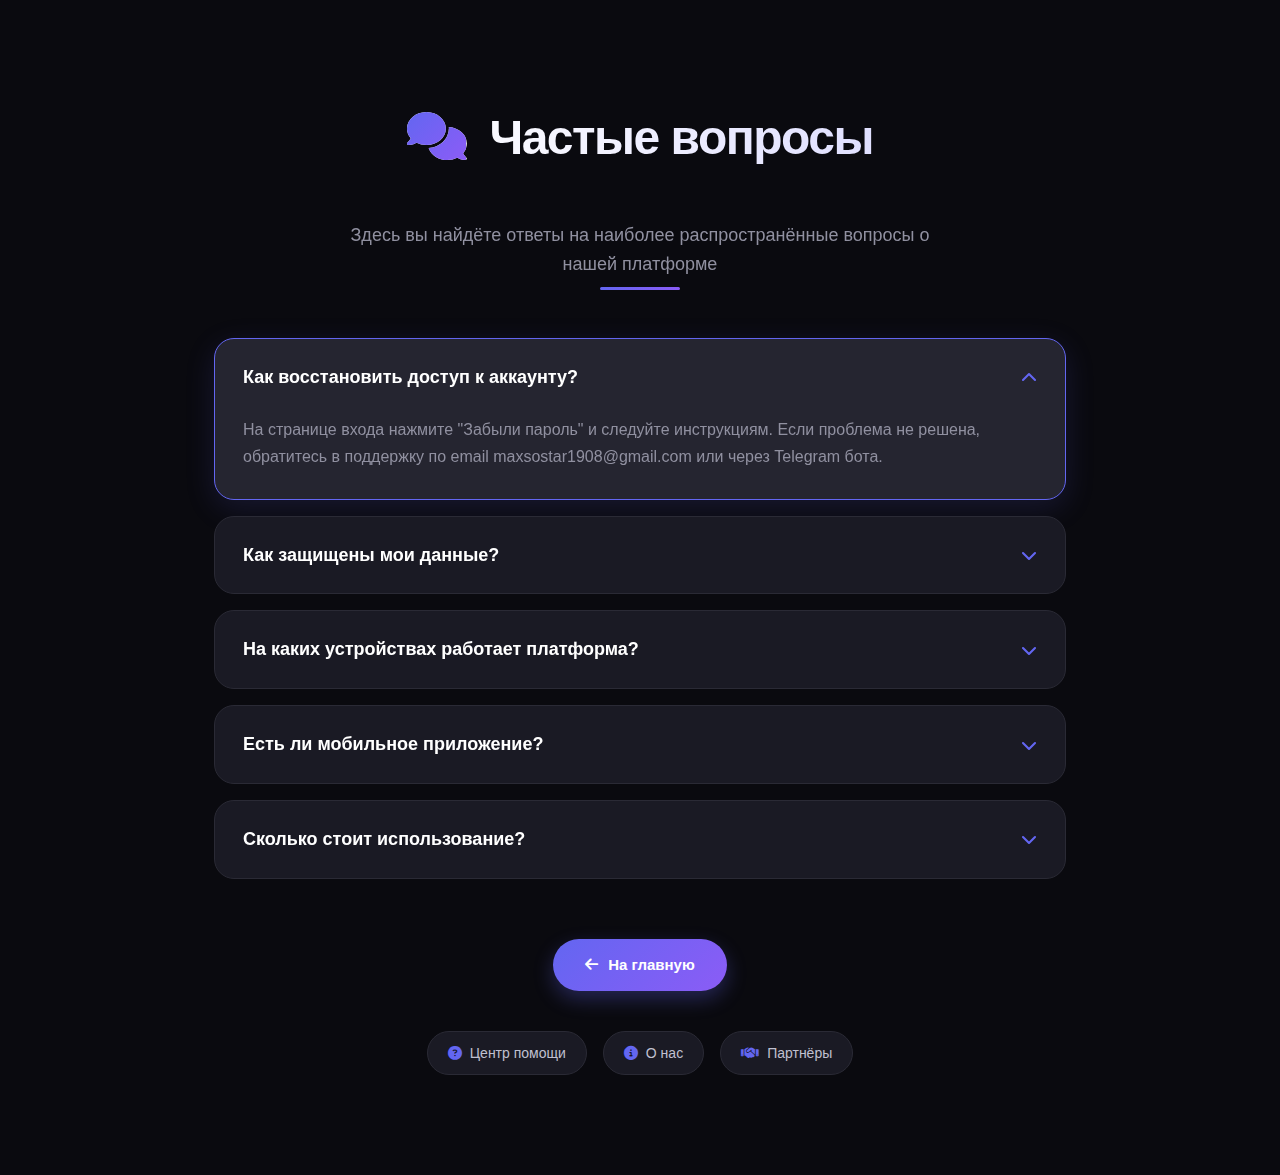
<file: Screens/faq.html>
<!DOCTYPE html>
<html lang="ru">
<head>
    <meta charset="UTF-8">
    <meta name="viewport" content="width=device-width, initial-scale=1.0">
    <title>Частые вопросы | Class Compass</title>
    <link rel="stylesheet" href="https://cdnjs.cloudflare.com/ajax/libs/font-awesome/6.4.0/css/all.min.css">
    <link href="https://unpkg.com/aos@2.3.1/dist/aos.css" rel="stylesheet">
    <style>
        /* Root Variables - Dark Theme (Same as main) */
        :root {
            --bg-primary: #0A0A0F;
            --bg-secondary: #12121A;
            --bg-card: #1A1A24;
            --bg-hover: #252530;
            --text-primary: #FFFFFF;
            --text-secondary: #C0C0D0;
            --text-muted: #9090A0;
            --accent-primary: #6366F1;
            --accent-hover: #8183FF;
            --accent-glow: rgba(99, 102, 241, 0.3);
            --border-color: #2A2A35;
            --success: #10B981;
            --gradient-start: #6366F1;
            --gradient-end: #8B5CF6;
            --shadow-sm: 0 4px 20px rgba(0, 0, 0, 0.3);
            --shadow-md: 0 8px 30px rgba(99, 102, 241, 0.15);
            --shadow-lg: 0 12px 40px rgba(99, 102, 241, 0.25);
            --font-sans: -apple-system, BlinkMacSystemFont, 'Segoe UI', 'Inter', 'Roboto', sans-serif;
            --transition: all 0.3s cubic-bezier(0.4, 0, 0.2, 1);
        }

        * {
            margin: 0;
            padding: 0;
            box-sizing: border-box;
        }

        body {
            font-family: var(--font-sans);
            background-color: var(--bg-primary);
            color: var(--text-primary);
            line-height: 1.6;
            overflow-x: hidden;
            min-height: 100vh;
            display: flex;
            flex-direction: column;
        }

        .container {
            max-width: 900px;
            margin: 0 auto;
            padding: 100px 24px;
            flex: 1;
        }

        /* Header */
        .page-header {
            text-align: center;
            margin-bottom: 60px;
            position: relative;
        }

        .page-header h1 {
            font-size: 48px;
            font-weight: 700;
            margin-bottom: 20px;
            letter-spacing: -1.5px;
            background: linear-gradient(to right, #FFFFFF, #E0E0FF);
            -webkit-background-clip: text;
            -webkit-text-fill-color: transparent;
            display: inline-block;
        }

        .page-header h1 i {
            background: linear-gradient(135deg, var(--gradient-start), var(--gradient-end));
            -webkit-background-clip: text;
            -webkit-text-fill-color: transparent;
            margin-right: 12px;
        }

        .page-header h1::after {
            content: '';
            position: absolute;
            bottom: -12px;
            left: 50%;
            transform: translateX(-50%);
            width: 80px;
            height: 3px;
            background: linear-gradient(135deg, var(--gradient-start), var(--gradient-end));
            border-radius: 2px;
        }

        .page-header p {
            color: var(--text-muted);
            font-size: 18px;
            max-width: 600px;
            margin: 24px auto 0;
        }

        /* FAQ Items */
        .faq-container {
            display: flex;
            flex-direction: column;
            gap: 16px;
            margin-bottom: 60px;
        }

        .faq-item {
            background: var(--bg-card);
            border: 1px solid var(--border-color);
            border-radius: 20px;
            overflow: hidden;
            transition: var(--transition);
        }

        .faq-item.active {
            border-color: var(--accent-primary);
            box-shadow: var(--shadow-md);
            background: var(--bg-hover);
        }

        .faq-question {
            padding: 24px 28px;
            cursor: pointer;
            display: flex;
            justify-content: space-between;
            align-items: center;
            font-weight: 600;
            font-size: 18px;
            color: var(--text-primary);
            transition: var(--transition);
            position: relative;
        }

        .faq-question:hover {
            color: var(--accent-primary);
        }

        .faq-question i {
            color: var(--accent-primary);
            transition: transform 0.4s cubic-bezier(0.4, 0, 0.2, 1);
            font-size: 16px;
        }

        .faq-item.active .faq-question i {
            transform: rotate(180deg);
        }

        .faq-answer {
            max-height: 0;
            overflow: hidden;
            transition: all 0.4s cubic-bezier(0.4, 0, 0.2, 1);
            padding: 0 28px;
            color: var(--text-muted);
            border-top: 0px solid transparent;
        }

        .faq-item.active .faq-answer {
            max-height: 300px;
            padding: 0 28px 28px;
            border-top-color: var(--border-color);
        }

        .faq-answer p {
            line-height: 1.7;
            font-size: 16px;
        }

        /* Back Button */
        .btn {
            display: inline-flex;
            align-items: center;
            gap: 10px;
            padding: 14px 32px;
            border-radius: 100px;
            font-weight: 600;
            font-size: 15px;
            text-decoration: none;
            transition: var(--transition);
            border: none;
            cursor: pointer;
            position: relative;
            overflow: hidden;
            background: linear-gradient(135deg, var(--gradient-start), var(--gradient-end));
            color: white;
            box-shadow: 0 8px 20px var(--accent-glow);
        }

        .btn::before {
            content: '';
            position: absolute;
            top: 50%;
            left: 50%;
            width: 0;
            height: 0;
            border-radius: 50%;
            background: rgba(255, 255, 255, 0.2);
            transform: translate(-50%, -50%);
            transition: width 0.6s, height 0.6s;
        }

        .btn:hover {
            transform: translateY(-2px);
            box-shadow: 0 12px 30px var(--accent-glow);
        }

        .btn:hover::before {
            width: 300px;
            height: 300px;
        }

        .btn i {
            transition: transform 0.3s ease;
        }

        .btn:hover i {
            transform: translateX(-5px);
        }

        .text-center {
            text-align: center;
        }

        /* Quick Navigation */
        .quick-nav {
            display: flex;
            justify-content: center;
            gap: 16px;
            margin-top: 40px;
            flex-wrap: wrap;
        }

        .quick-link {
            display: inline-flex;
            align-items: center;
            gap: 8px;
            padding: 10px 20px;
            background: var(--bg-card);
            border: 1px solid var(--border-color);
            border-radius: 100px;
            color: var(--text-secondary);
            text-decoration: none;
            font-size: 14px;
            font-weight: 500;
            transition: var(--transition);
        }

        .quick-link:hover {
            border-color: var(--accent-primary);
            background: var(--bg-hover);
            color: var(--text-primary);
            transform: translateY(-2px);
        }

        .quick-link i {
            color: var(--accent-primary);
        }

        /* Responsive */
        @media (max-width: 768px) {
            .container {
                padding: 80px 20px;
            }
            
            .page-header h1 {
                font-size: 40px;
            }
            
            .faq-question {
                padding: 20px 24px;
                font-size: 16px;
            }
        }

        @media (max-width: 568px) {
            .page-header h1 {
                font-size: 32px;
            }
            
            .page-header p {
                font-size: 16px;
            }
            
            .faq-question {
                padding: 18px 20px;
            }
            
            .faq-item.active .faq-answer {
                padding: 0 20px 20px;
            }
        }

        /* Scrollbar */
        ::-webkit-scrollbar {
            width: 10px;
        }

        ::-webkit-scrollbar-track {
            background: var(--bg-primary);
        }

        ::-webkit-scrollbar-thumb {
            background: var(--border-color);
            border-radius: 5px;
        }

        ::-webkit-scrollbar-thumb:hover {
            background: var(--accent-primary);
        }

        /* Selection */
        ::selection {
            background: var(--accent-primary);
            color: white;
        }
    </style>
</head>
<body>
    <div class="container">
        <header class="page-header" data-aos="fade-up">
            <h1><i class="fas fa-comments"></i> Частые вопросы</h1>
            <p>Здесь вы найдёте ответы на наиболее распространённые вопросы о нашей платформе</p>
        </header>
        
        <div class="faq-container" data-aos="fade-up" data-aos-delay="100">
            <div class="faq-item">
                <div class="faq-question">
                    Как восстановить доступ к аккаунту?
                    <i class="fas fa-chevron-down"></i>
                </div>
                <div class="faq-answer">
                    <p>На странице входа нажмите "Забыли пароль" и следуйте инструкциям. Если проблема не решена, обратитесь в поддержку по email maxsostar1908@gmail.com или через Telegram бота.</p>
                </div>
            </div>
            
            <div class="faq-item">
                <div class="faq-question">
                    Как защищены мои данные?
                    <i class="fas fa-chevron-down"></i>
                </div>
                <div class="faq-answer">
                    <p>Мы используем современные методы шифрования (AES-256) и соблюдаем все требования защиты персональных данных (152-ФЗ). Все данные хранятся на защищённых серверах с многоуровневой системой безопасности.</p>
                </div>
            </div>
            
            <div class="faq-item">
                <div class="faq-question">
                    На каких устройствах работает платформа?
                    <i class="fas fa-chevron-down"></i>
                </div>
                <div class="faq-answer">
                    <p>Class Compass доступна на Android (версия 9.0+). Веб-версия находятся в активной разработке и будет доступна в ближайшее время.</p>
                </div>
            </div>
            
            <div class="faq-item">
                <div class="faq-question">
                    Есть ли мобильное приложение?
                    <i class="fas fa-chevron-down"></i>
                </div>
                <div class="faq-answer">
                    <p>Да, мобильное приложение доступно для Android в бета-версии. Скачать APK-файл можно на главной странице.</p>
                </div>
            </div>
            
            <div class="faq-item">
                <div class="faq-question">
                    Сколько стоит использование?
                    <i class="fas fa-chevron-down"></i>
                </div>
                <div class="faq-answer">
                    <p>На этапе пилотного проекта платформа полностью бесплатна для всех участников. О дальнейшей модели распространения будет объявлено дополнительно.</p>
                </div>
            </div>
        </div>
        
        <div class="text-center">
            <a href="../index.html" class="btn">
                <i class="fas fa-arrow-left"></i> На главную
            </a>
        </div>
        
        <div class="quick-nav">
            <a href="help.html" class="quick-link">
                <i class="fas fa-question-circle"></i> Центр помощи
            </a>
            <a href="about.html" class="quick-link">
                <i class="fas fa-info-circle"></i> О нас
            </a>
            <a href="partners.html" class="quick-link">
                <i class="fas fa-handshake"></i> Партнёры
            </a>
        </div>
    </div>

    <script src="https://unpkg.com/aos@2.3.1/dist/aos.js"></script>
    <script>
        AOS.init({
            duration: 800,
            once: true,
            easing: 'ease-in-out'
        });
        
        // FAQ Accordion
        document.addEventListener('DOMContentLoaded', function() {
            const faqItems = document.querySelectorAll('.faq-item');
            
            faqItems.forEach(item => {
                const question = item.querySelector('.faq-question');
                
                question.addEventListener('click', () => {
                    const isActive = item.classList.contains('active');
                    
                    // Close all items
                    faqItems.forEach(i => i.classList.remove('active'));
                    
                    // Open clicked item if it wasn't active
                    if (!isActive) {
                        item.classList.add('active');
                    }
                });
            });
            
            // Open first item by default
            if (faqItems.length > 0) {
                faqItems[0].classList.add('active');
            }
        });
    </script>
</body>
</html>
</file>
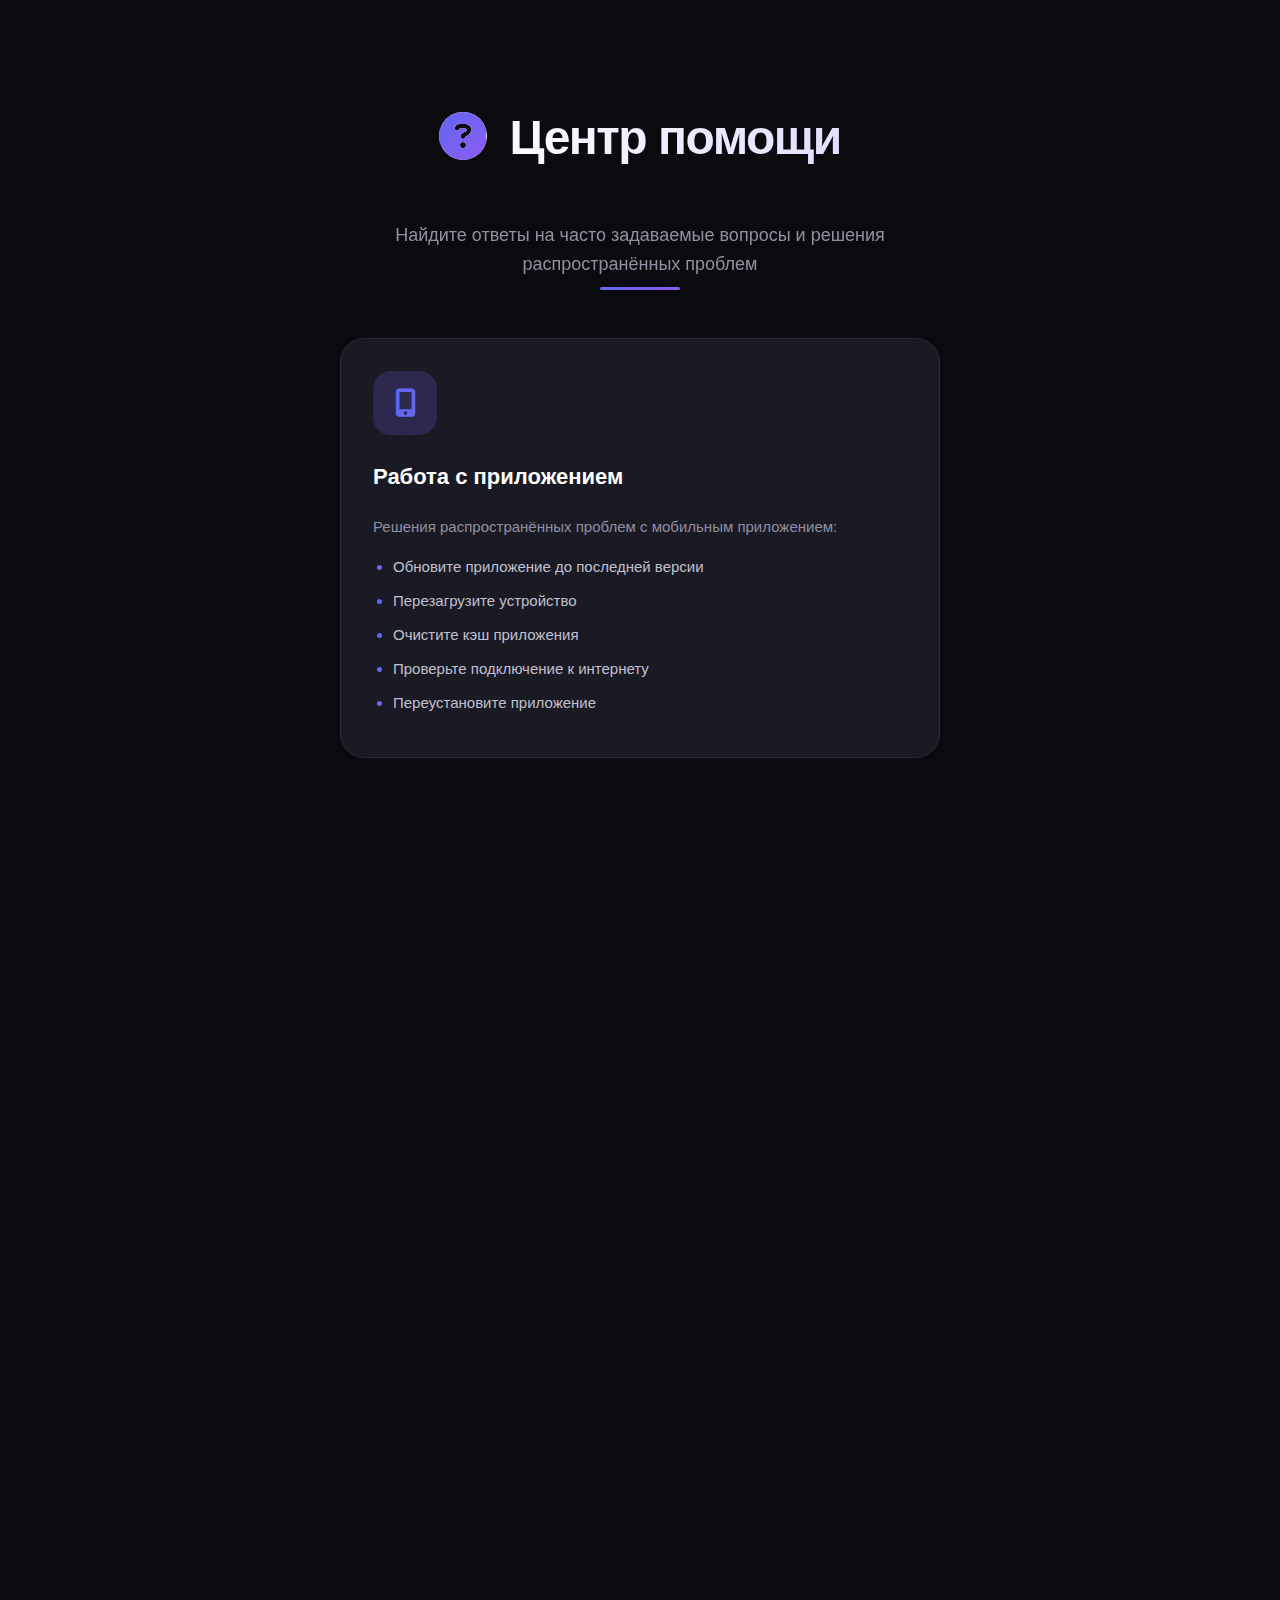
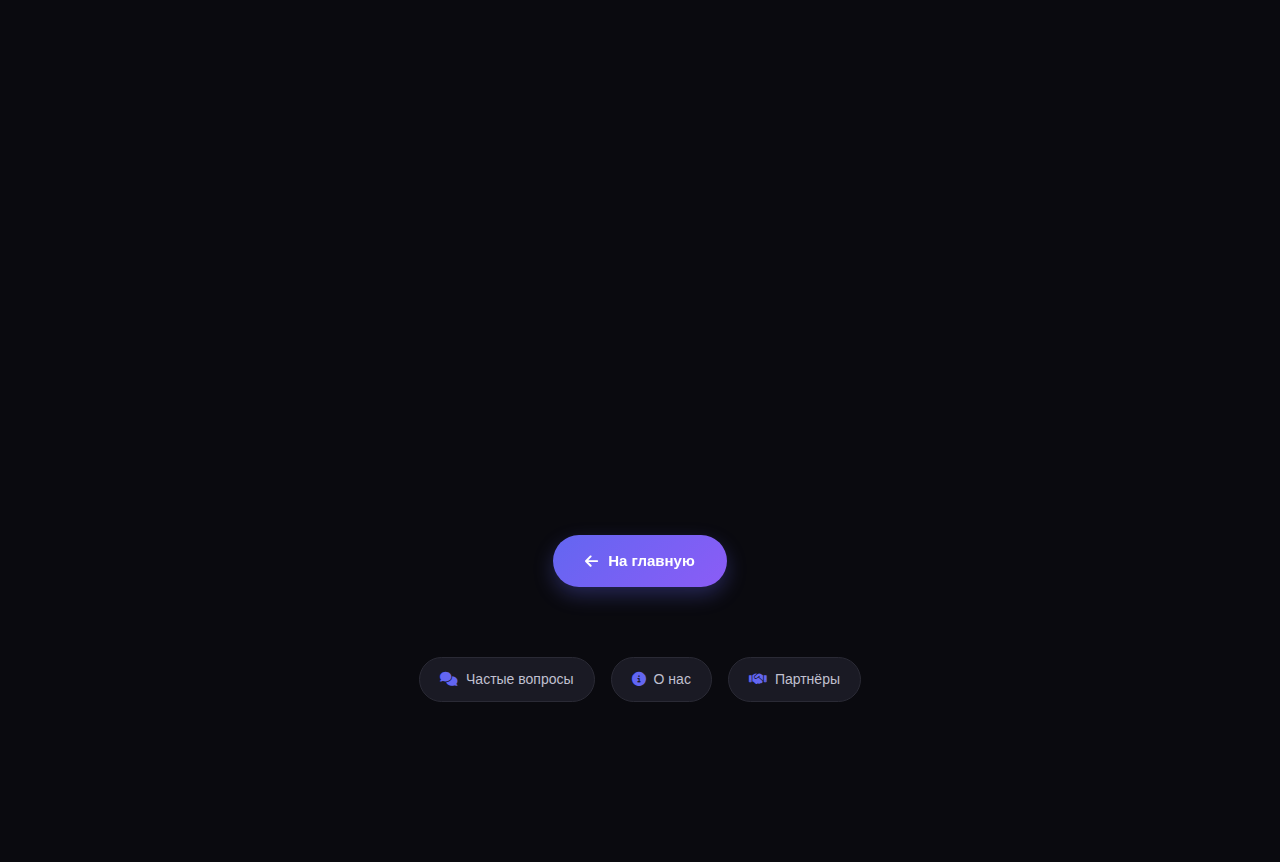
<file: Screens/help.html>
<!DOCTYPE html>
<html lang="ru">
<head>
    <meta charset="UTF-8">
    <meta name="viewport" content="width=device-width, initial-scale=1.0">
    <title>Центр помощи | Class Compass</title>
    <link rel="stylesheet" href="https://cdnjs.cloudflare.com/ajax/libs/font-awesome/6.4.0/css/all.min.css">
    <link href="https://unpkg.com/aos@2.3.1/dist/aos.css" rel="stylesheet">
    <style>
        /* Root Variables - Dark Theme (Same as main) */
        :root {
            --bg-primary: #0A0A0F;
            --bg-secondary: #12121A;
            --bg-card: #1A1A24;
            --bg-hover: #252530;
            --text-primary: #FFFFFF;
            --text-secondary: #C0C0D0;
            --text-muted: #9090A0;
            --accent-primary: #6366F1;
            --accent-hover: #8183FF;
            --accent-glow: rgba(99, 102, 241, 0.3);
            --border-color: #2A2A35;
            --success: #10B981;
            --warning: #F59E0B;
            --danger: #EF4444;
            --gradient-start: #6366F1;
            --gradient-end: #8B5CF6;
            --shadow-sm: 0 4px 20px rgba(0, 0, 0, 0.3);
            --shadow-md: 0 8px 30px rgba(99, 102, 241, 0.15);
            --shadow-lg: 0 12px 40px rgba(99, 102, 241, 0.25);
            --font-sans: -apple-system, BlinkMacSystemFont, 'Segoe UI', 'Inter', 'Roboto', sans-serif;
            --transition: all 0.3s cubic-bezier(0.4, 0, 0.2, 1);
        }

        * {
            margin: 0;
            padding: 0;
            box-sizing: border-box;
        }

        body {
            font-family: var(--font-sans);
            background-color: var(--bg-primary);
            color: var(--text-primary);
            line-height: 1.6;
            overflow-x: hidden;
            min-height: 100vh;
            display: flex;
            flex-direction: column;
        }

        .container {
            max-width: 1200px;
            margin: 0 auto;
            padding: 100px 24px;
            flex: 1;
        }

        /* Header */
        .page-header {
            text-align: center;
            margin-bottom: 60px;
            position: relative;
        }

        .page-header h1 {
            font-size: 48px;
            font-weight: 700;
            margin-bottom: 20px;
            letter-spacing: -1.5px;
            background: linear-gradient(to right, #FFFFFF, #E0E0FF);
            -webkit-background-clip: text;
            -webkit-text-fill-color: transparent;
            display: inline-block;
        }

        .page-header h1 i {
            background: linear-gradient(135deg, var(--gradient-start), var(--gradient-end));
            -webkit-background-clip: text;
            -webkit-text-fill-color: transparent;
            margin-right: 12px;
        }

        .page-header h1::after {
            content: '';
            position: absolute;
            bottom: -12px;
            left: 50%;
            transform: translateX(-50%);
            width: 80px;
            height: 3px;
            background: linear-gradient(135deg, var(--gradient-start), var(--gradient-end));
            border-radius: 2px;
        }

        .page-header p {
            color: var(--text-muted);
            font-size: 18px;
            max-width: 600px;
            margin: 24px auto 0;
        }

        /* Help Grid */
        .help-grid {
            display: grid;
            grid-template-columns: repeat(auto-fit, minmax(350px, 1fr));
            gap: 30px;
            margin-bottom: 60px;
        }

        .help-card {
            background: var(--bg-card);
            border-radius: 24px;
            padding: 32px;
            border: 1px solid var(--border-color);
            transition: var(--transition);
            position: relative;
            overflow: hidden;
        }

        .help-card::before {
            content: '';
            position: absolute;
            top: 0;
            left: 0;
            width: 4px;
            height: 0;
            background: linear-gradient(135deg, var(--gradient-start), var(--gradient-end));
            transition: height 0.4s ease;
            border-radius: 2px;
        }

        .help-card:hover {
            transform: translateY(-5px);
            border-color: var(--accent-primary);
            background: var(--bg-hover);
            box-shadow: var(--shadow-md);
        }

        .help-card:hover::before {
            height: 100%;
        }

        .help-icon {
            width: 64px;
            height: 64px;
            background: linear-gradient(135deg, rgba(99, 102, 241, 0.2), rgba(139, 92, 246, 0.2));
            border-radius: 18px;
            display: flex;
            align-items: center;
            justify-content: center;
            margin-bottom: 24px;
            color: var(--accent-primary);
            font-size: 28px;
            transition: var(--transition);
        }

        .help-card:hover .help-icon {
            transform: scale(1.1) rotate(10deg);
            background: linear-gradient(135deg, rgba(99, 102, 241, 0.3), rgba(139, 92, 246, 0.3));
        }

        .help-card h2 {
            font-size: 22px;
            font-weight: 600;
            margin-bottom: 20px;
            color: var(--text-primary);
        }

        .help-card p {
            color: var(--text-muted);
            font-size: 15px;
            margin-bottom: 16px;
            line-height: 1.6;
        }

        .help-card ul, .help-card ol {
            color: var(--text-secondary);
            font-size: 15px;
            padding-left: 20px;
            margin-bottom: 0;
        }

        .help-card li {
            margin-bottom: 10px;
            line-height: 1.6;
        }

        .help-card li::marker {
            color: var(--accent-primary);
        }

        /* Back Button */
        .btn {
            display: inline-flex;
            align-items: center;
            gap: 10px;
            padding: 14px 32px;
            border-radius: 100px;
            font-weight: 600;
            font-size: 15px;
            text-decoration: none;
            transition: var(--transition);
            border: none;
            cursor: pointer;
            position: relative;
            overflow: hidden;
            background: linear-gradient(135deg, var(--gradient-start), var(--gradient-end));
            color: white;
            box-shadow: 0 8px 20px var(--accent-glow);
        }

        .btn::before {
            content: '';
            position: absolute;
            top: 50%;
            left: 50%;
            width: 0;
            height: 0;
            border-radius: 50%;
            background: rgba(255, 255, 255, 0.2);
            transform: translate(-50%, -50%);
            transition: width 0.6s, height 0.6s;
        }

        .btn:hover {
            transform: translateY(-2px);
            box-shadow: 0 12px 30px var(--accent-glow);
        }

        .btn:hover::before {
            width: 300px;
            height: 300px;
        }

        .btn i {
            transition: transform 0.3s ease;
        }

        .btn:hover i {
            transform: translateX(-5px);
        }

        .text-center {
            text-align: center;
        }

        /* Quick Navigation */
        .quick-nav {
            display: flex;
            justify-content: center;
            gap: 16px;
            margin-top: 40px;
            flex-wrap: wrap;
        }

        .quick-link {
            display: inline-flex;
            align-items: center;
            gap: 8px;
            padding: 10px 20px;
            background: var(--bg-card);
            border: 1px solid var(--border-color);
            border-radius: 100px;
            color: var(--text-secondary);
            text-decoration: none;
            font-size: 14px;
            font-weight: 500;
            transition: var(--transition);
        }

        .quick-link:hover {
            border-color: var(--accent-primary);
            background: var(--bg-hover);
            color: var(--text-primary);
            transform: translateY(-2px);
        }

        .quick-link i {
            color: var(--accent-primary);
        }

        /* Responsive */
        @media (max-width: 968px) {
            .container {
                padding: 80px 20px;
            }
            
            .page-header h1 {
                font-size: 40px;
            }
            
            .help-grid {
                grid-template-columns: 1fr;
            }
        }

        @media (max-width: 568px) {
            .page-header h1 {
                font-size: 32px;
            }
            
            .page-header p {
                font-size: 16px;
            }
            
            .help-card {
                padding: 24px;
            }
        }

        /* Scrollbar */
        ::-webkit-scrollbar {
            width: 10px;
        }

        ::-webkit-scrollbar-track {
            background: var(--bg-primary);
        }

        ::-webkit-scrollbar-thumb {
            background: var(--border-color);
            border-radius: 5px;
        }

        ::-webkit-scrollbar-thumb:hover {
            background: var(--accent-primary);
        }

        /* Selection */
        ::selection {
            background: var(--accent-primary);
            color: white;
        }
    </style>
</head>
<body>
    <div class="container">
        <header class="page-header" data-aos="fade-up">
            <h1><i class="fas fa-question-circle"></i> Центр помощи</h1>
            <p>Найдите ответы на часто задаваемые вопросы и решения распространённых проблем</p>
        </header>
        
        <div class="help-grid">
            <div class="help-card" data-aos="fade-up" data-aos-delay="50">
                <div class="help-icon">
                    <i class="fas fa-mobile-alt"></i>
                </div>
                <h2>Работа с приложением</h2>
                <p>Решения распространённых проблем с мобильным приложением:</p>
                <ul>
                    <li>Обновите приложение до последней версии</li>
                    <li>Перезагрузите устройство</li>
                    <li>Очистите кэш приложения</li>
                    <li>Проверьте подключение к интернету</li>
                    <li>Переустановите приложение</li>
                </ul>
            </div>
            
            <div class="help-card" data-aos="fade-up" data-aos-delay="150">
                <div class="help-icon">
                    <i class="fas fa-user-circle"></i>
                </div>
                <h2>Аккаунт и вход</h2>
                <p>Решение проблем с авторизацией и аккаунтом:</p>
                <ul>
                    <li>Воспользуйтесь восстановлением пароля</li>
                    <li>Проверьте правильность ввода email/логина</li>
                    <li>Обратитесь к администратору приложения</li>
                    <li>Убедитесь, что ваш аккаунт активирован</li>
                    <li>Попробуйте другое устройство</li>
                </ul>
            </div>
            
            <div class="help-card" data-aos="fade-up" data-aos-delay="200">
                <div class="help-icon">
                    <i class="fas fa-chart-line"></i>
                </div>
                <h2>Успеваемость</h2>
                <p>Как работать с системой оценок и аналитики:</p>
                <ul>
                    <li>Просматривайте статистику по предметам</li>
                    <li>Анализируйте слабые и сильные стороны</li>
                    <li>Следите за динамикой успеваемости</li>
                    <li>Используйте рекомендации системы</li>
                    <li>Сравнивайте свои результаты с классом</li>
                </ul>
            </div>
            
            <div class="help-card" data-aos="fade-up" data-aos-delay="250">
                <div class="help-icon">
                    <i class="fas fa-calendar-alt"></i>
                </div>
                <h2>Расписание</h2>
                <p>Работа с расписанием занятий:</p>
                <ol>
                    <li>Проверьте актуальность расписания</li>
                    <li>Настройте уведомления о занятиях</li>
                    <li>Синхронизируйте с календарём устройства</li>
                    <li>Отмечайте выполненные задания</li>
                    <li>Просматривайте изменения в расписании</li>
                </ol>
            </div>
        
        <div class="text-center">
            <a href="../index.html" class="btn">
                <i class="fas fa-arrow-left"></i> На главную
            </a>
        </div>
        
        <div class="quick-nav">
            <a href="faq.html" class="quick-link">
                <i class="fas fa-comments"></i> Частые вопросы
            </a>
            <a href="about.html" class="quick-link">
                <i class="fas fa-info-circle"></i> О нас
            </a>
            <a href="partners.html" class="quick-link">
                <i class="fas fa-handshake"></i> Партнёры
            </a>
        </div>
    </div>

    <script src="https://unpkg.com/aos@2.3.1/dist/aos.js"></script>
    <script>
        AOS.init({
            duration: 800,
            once: true,
            easing: 'ease-in-out'
        });
    </script>
</body>
</html>
</file>
